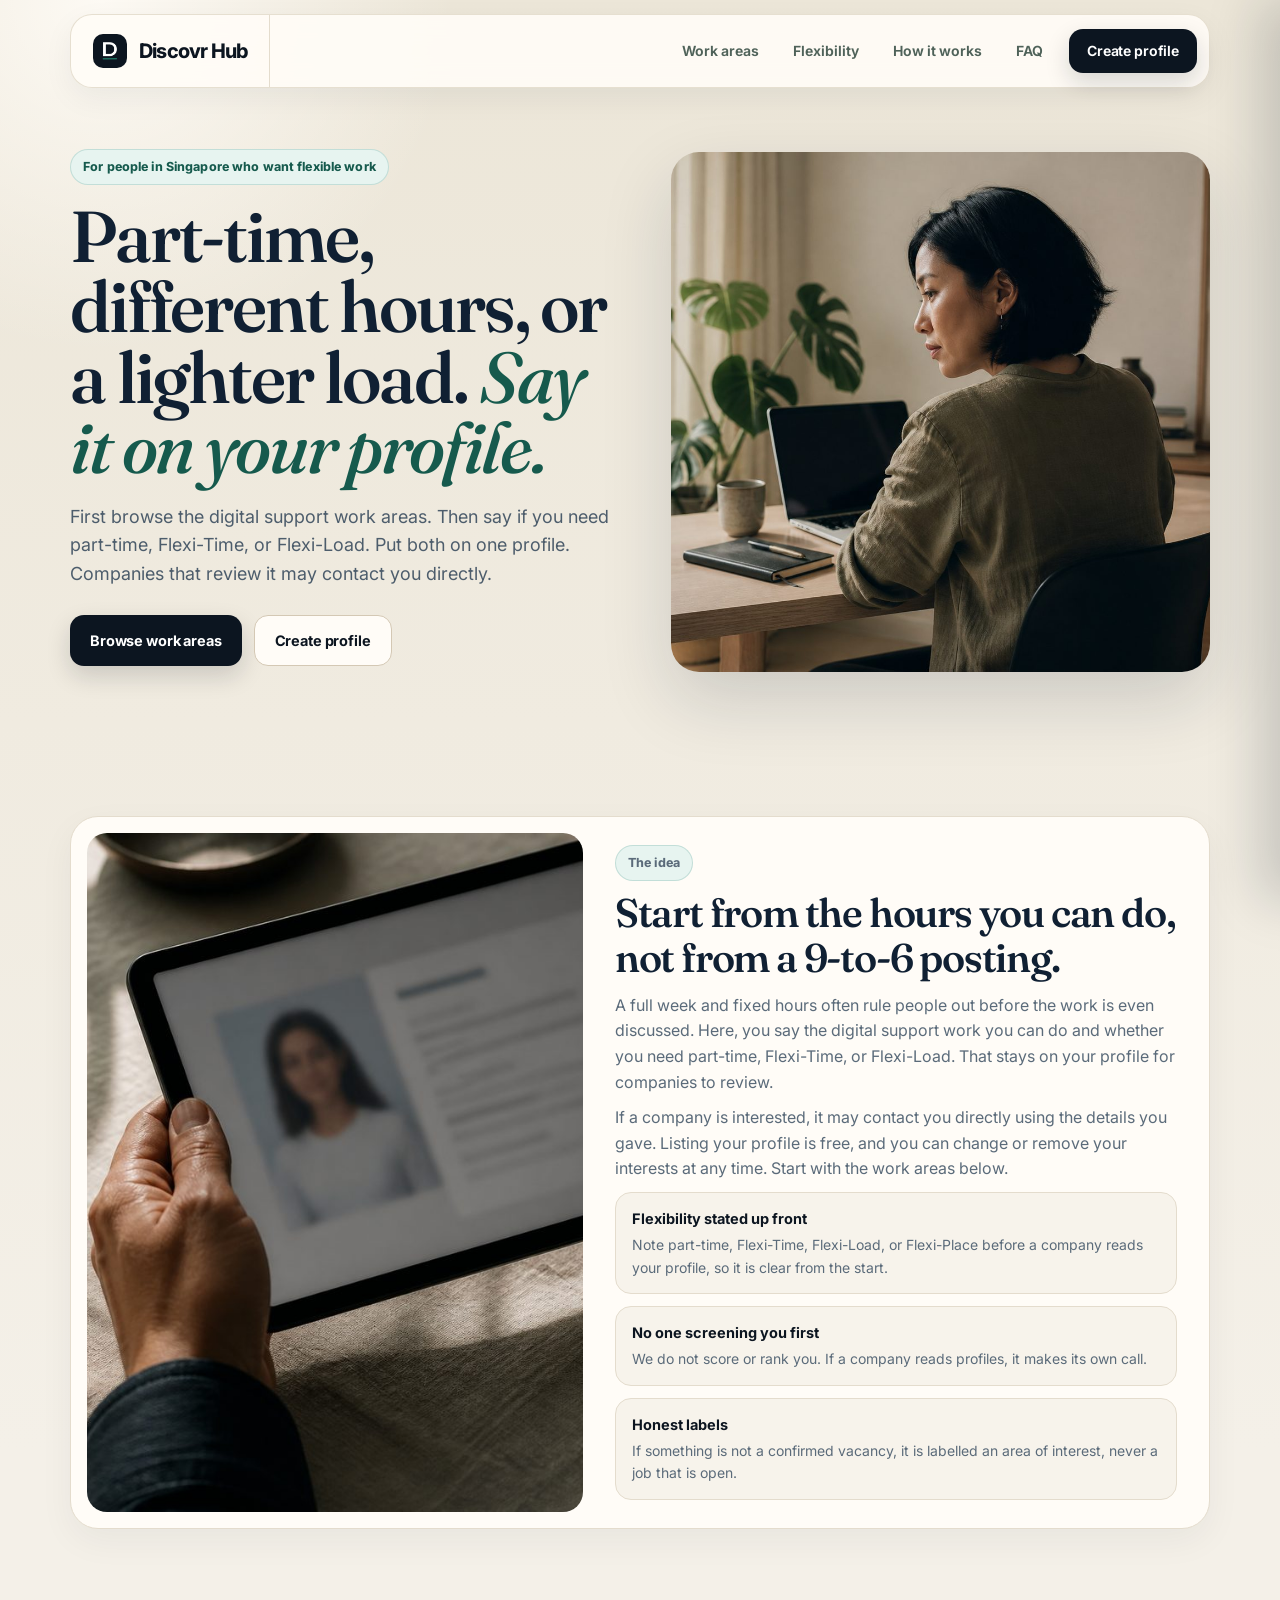
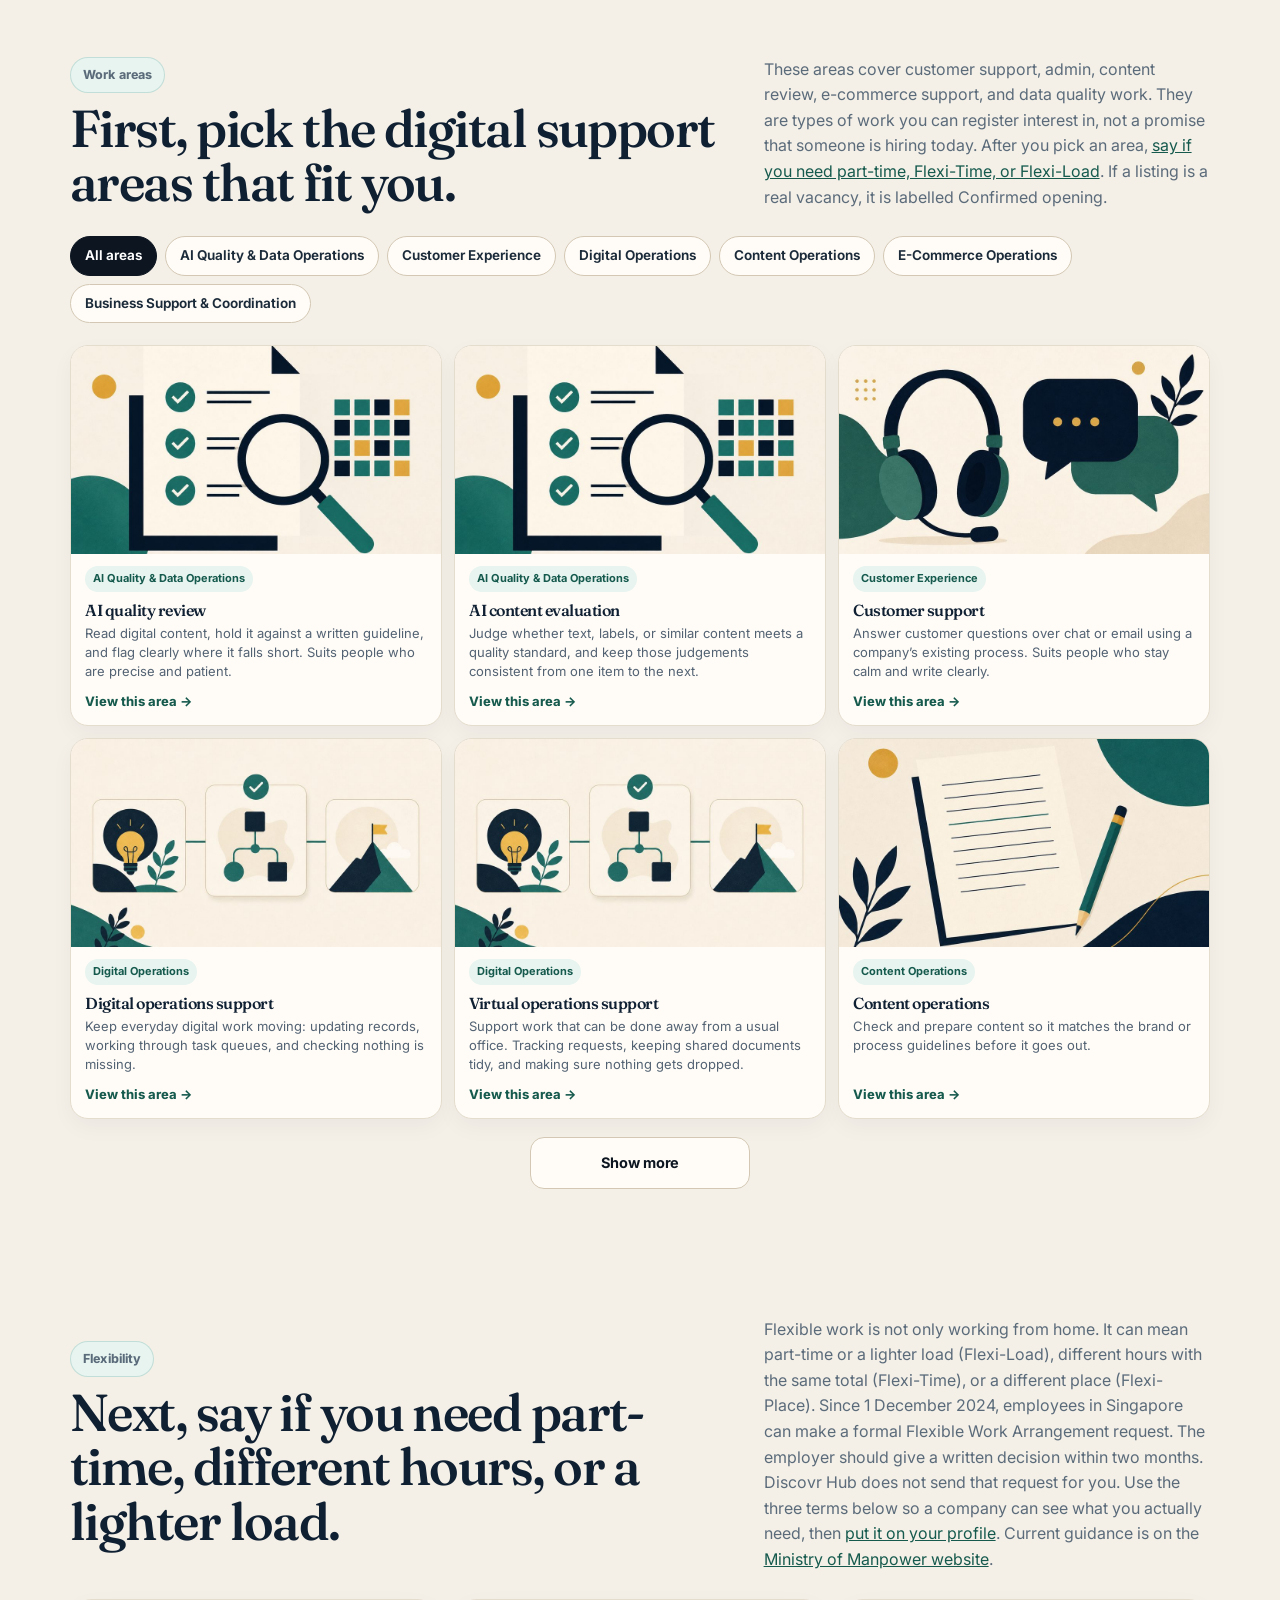
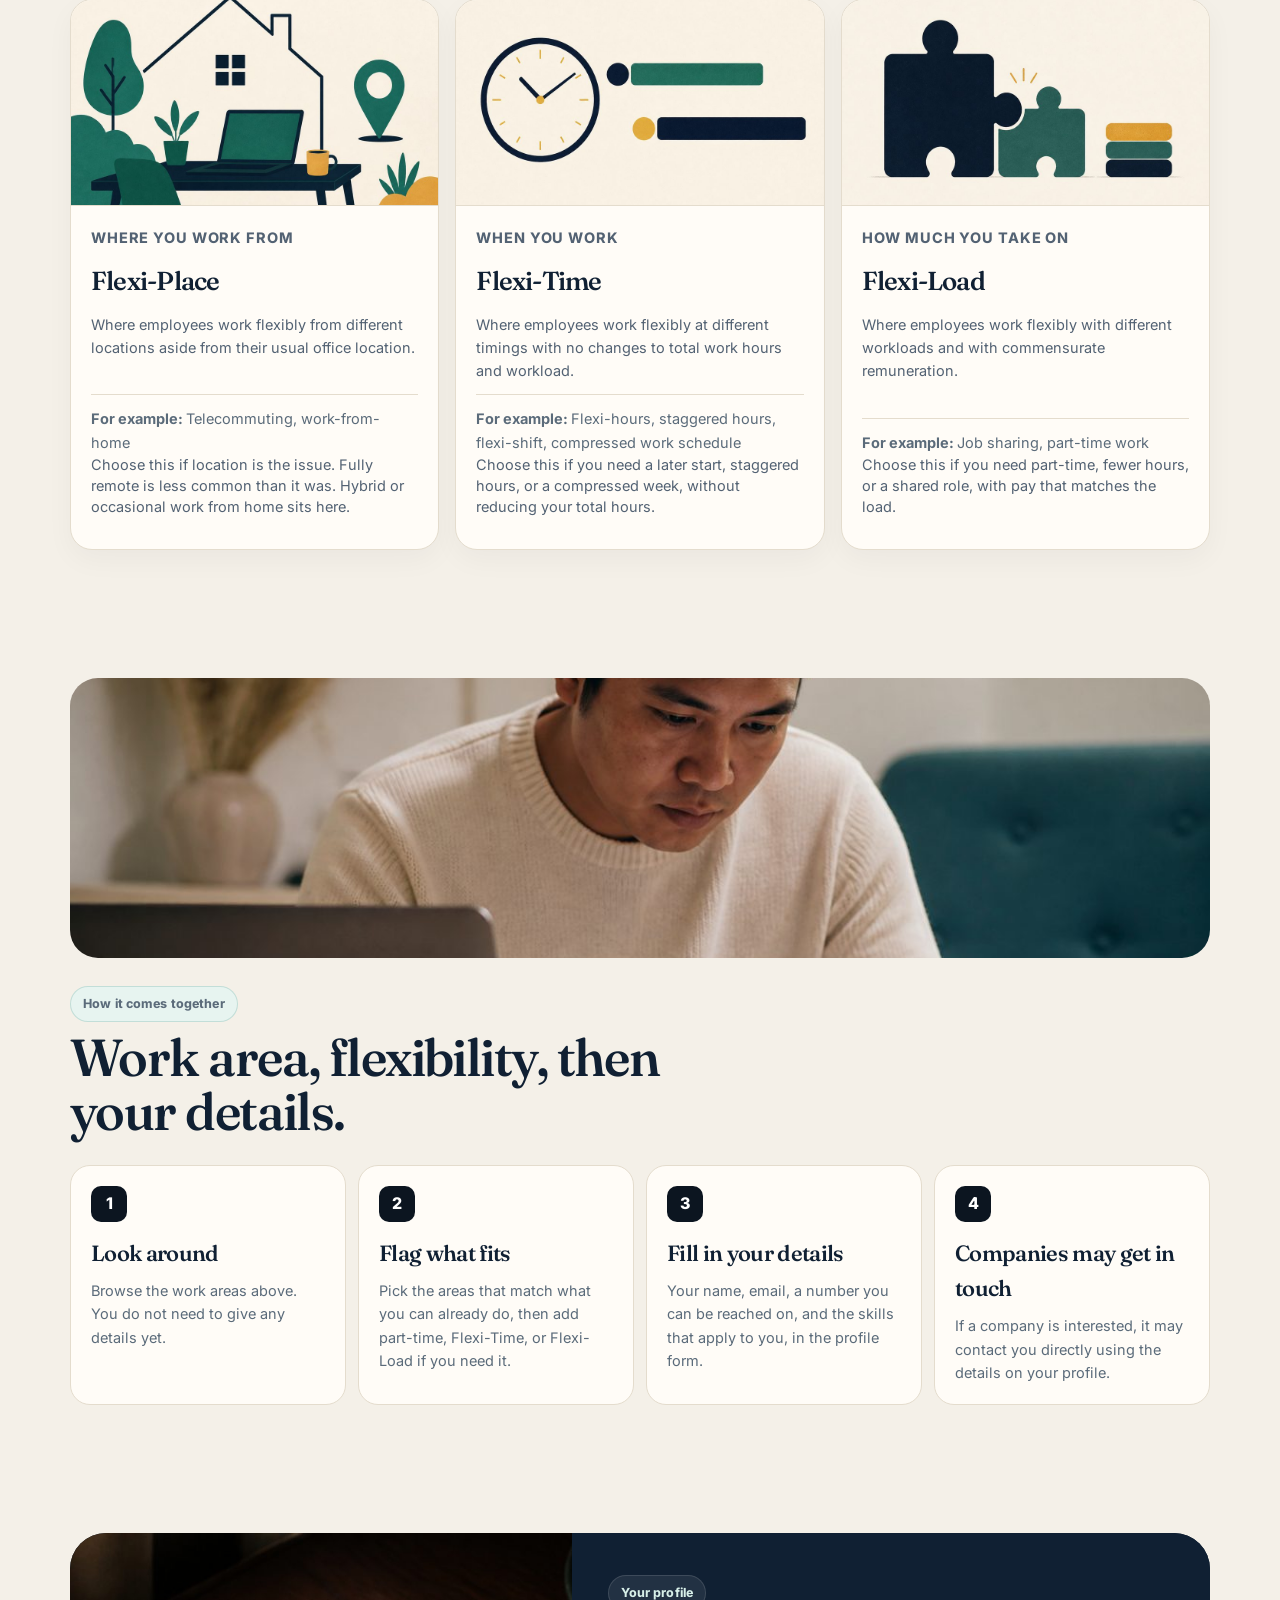
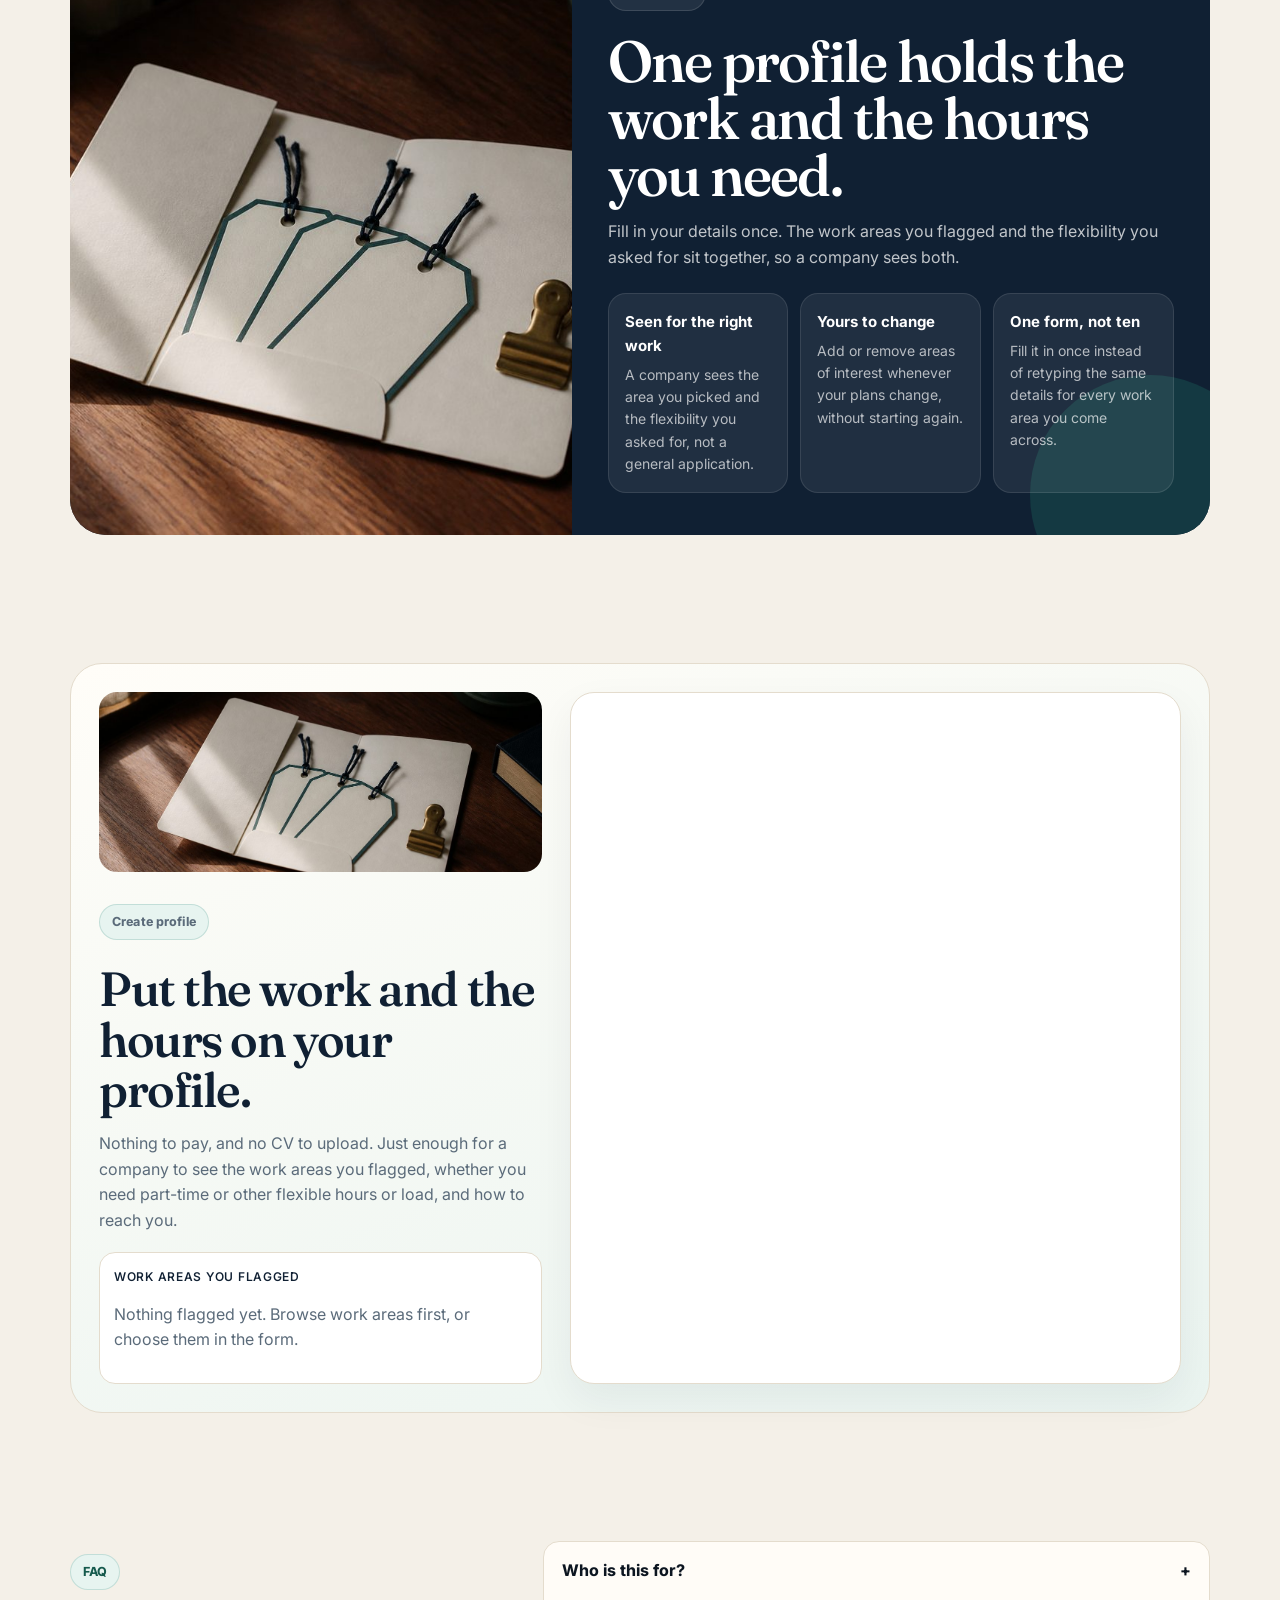
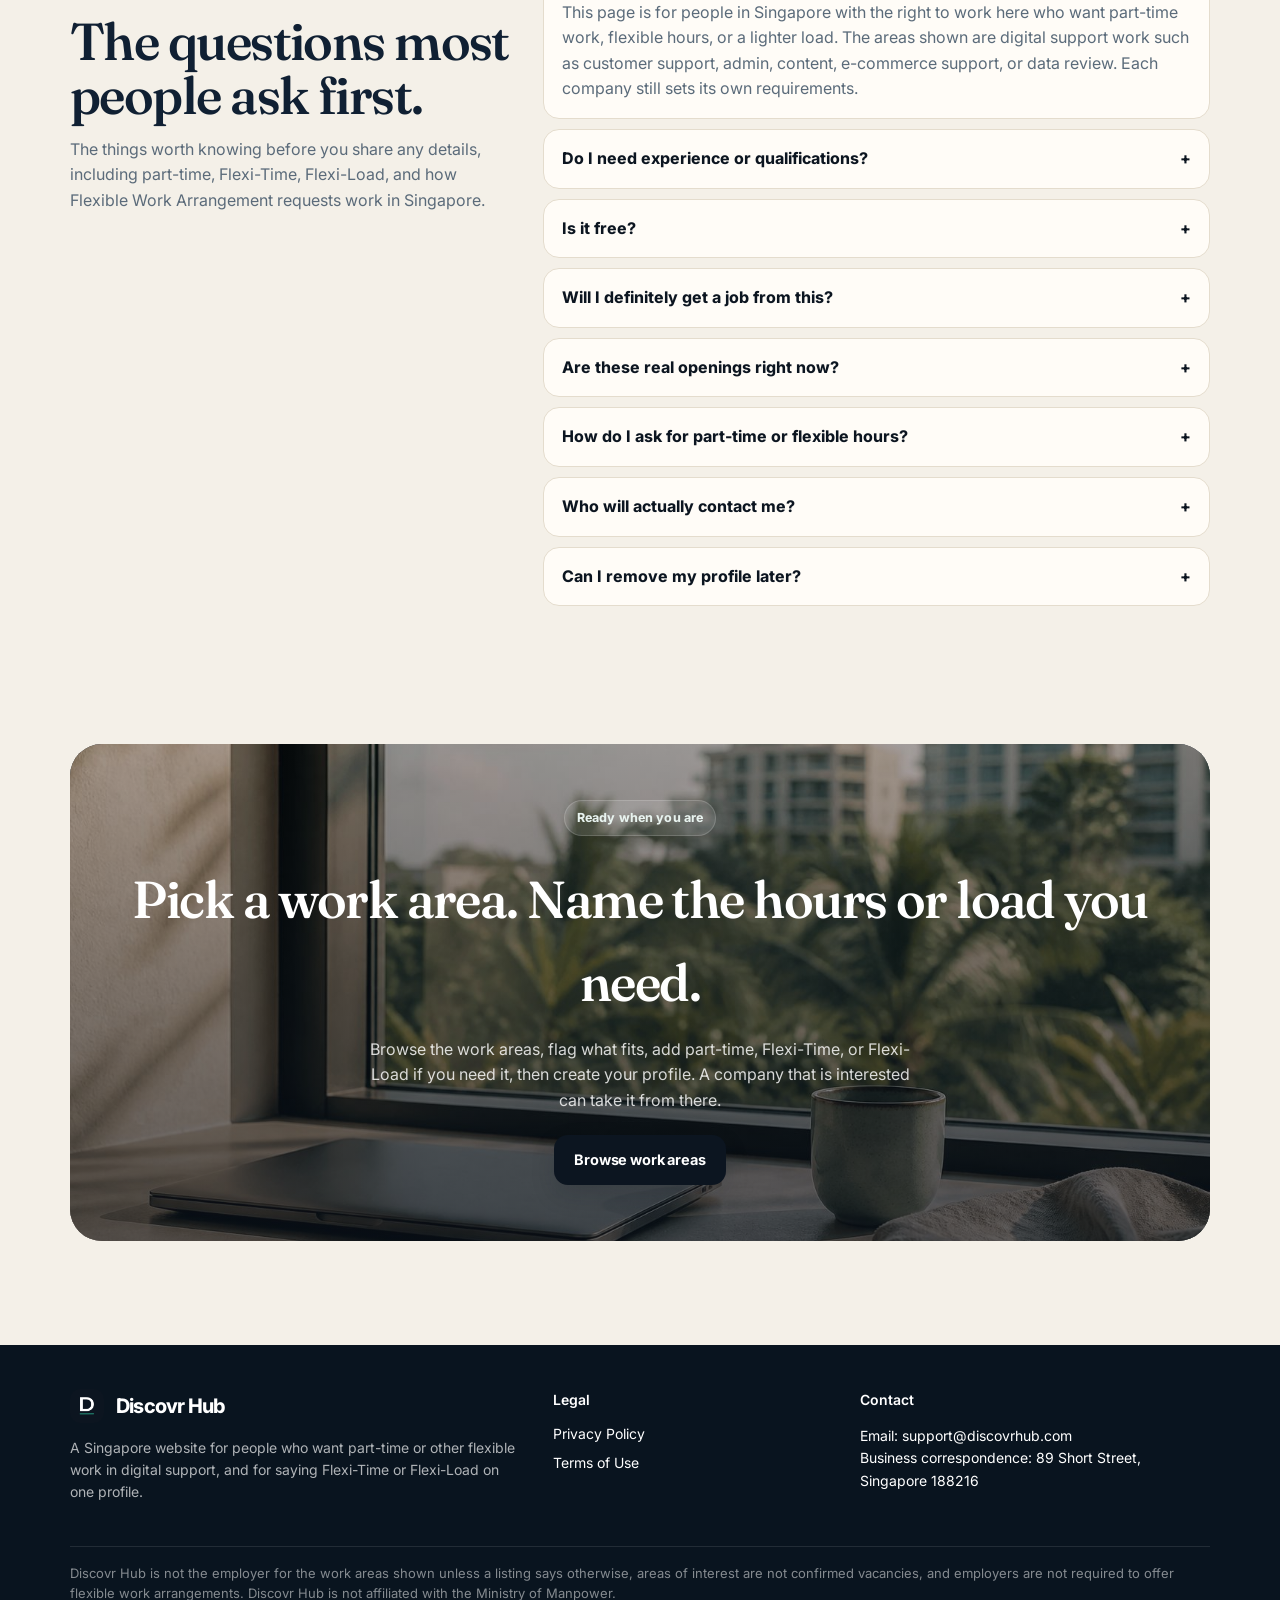
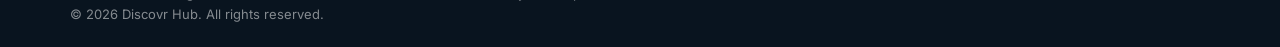
<file: index.html>
<!doctype html>
<html lang="en-SG">
<head>
  <meta charset="utf-8">
  <meta name="viewport" content="width=device-width, initial-scale=1">
  <title>Flexible work in Singapore: part-time, Flexi-Time and Flexi-Load | Discovr Hub</title>
<!-- Google Tag Manager -->
<script>(function(w,d,s,l,i){w[l]=w[l]||[];w[l].push({'gtm.start':
new Date().getTime(),event:'gtm.js'});var f=d.getElementsByTagName(s)[0],
j=d.createElement(s),dl=l!='dataLayer'?'&l='+l:'';j.async=true;j.src=
'https://www.googletagmanager.com/gtm.js?id='+i+dl;f.parentNode.insertBefore(j,f);
})(window,document,'script','dataLayer','GTM-5BSWP7GC');</script>
<!-- End Google Tag Manager -->
  <meta name="description" content="For people in Singapore who want part-time work, flexible hours, or a lighter load. Browse digital support areas, then put the flexibility you need on one profile. Free to join.">
  <meta name="robots" content="index, follow, max-image-preview:large">
  <meta name="theme-color" content="#0c1520">
  <link rel="icon" href="favicon.png" type="image/svg+xml">

  <meta property="og:type" content="website">
  <meta property="og:site_name" content="Discovr Hub">
  <meta property="og:locale" content="en_SG">
  <meta property="og:title" content="Flexible work in Singapore: part-time, Flexi-Time and Flexi-Load | Discovr Hub">
  <meta property="og:description" content="For people in Singapore who want part-time work, flexible hours, or a lighter load. Learn Flexi-Time and Flexi-Load, then put the flexibility you need on one profile.">
  <meta property="og:image" content="assets/hero-workspace.jpg">
  <meta property="og:image:alt" content="Someone working at a sunlit desk in Singapore">
  <meta name="twitter:card" content="summary_large_image">
  <meta name="twitter:title" content="Flexible work in Singapore: part-time, Flexi-Time and Flexi-Load | Discovr Hub">
  <meta name="twitter:description" content="For people in Singapore who want part-time, Flexi-Time, or Flexi-Load. Browse digital support areas such as customer support, admin, content, and data review.">
  <meta name="twitter:image" content="assets/hero-workspace.jpg">
  <!--
    BUILD NOTE (not shown to visitors)
    Once the production domain is confirmed, add absolute URLs for rel=canonical,
    og:url, og:image and twitter:image, and add sitemap.xml plus robots.txt.
    Canonical is deliberately omitted for now: a wrong absolute canonical is worse
    for SEO than letting Google self-canonicalise.
    Do NOT add JobPosting structured data while the catalogue holds opportunity
    areas rather than confirmed vacancies. JobPosting requires a real open role and
    misuse risks a Search manual action. See README.md "Before production".
  -->
  <link rel="preconnect" href="https://fonts.googleapis.com">
  <link rel="preconnect" href="https://fonts.gstatic.com" crossorigin>
  <link href="https://fonts.googleapis.com/css2?family=Fraunces:ital,opsz,wght@0,9..144,500;0,9..144,560;1,9..144,500&family=Inter:wght@400;500;600;700;800&display=swap" rel="stylesheet">
  <link rel="stylesheet" href="styles.css">
</head>
<body>
<!-- Google Tag Manager (noscript) -->
<noscript><iframe src="https://www.googletagmanager.com/ns.html?id=GTM-5BSWP7GC"
height="0" width="0" style="display:none;visibility:hidden"></iframe></noscript>
<!-- End Google Tag Manager (noscript) -->
  <a class="skip-link" href="#main">Skip to content</a>

  <div data-site-header></div>

  <main id="main">
    <section class="hero" id="top">
      <div class="container hero-grid">
        <div class="hero-copy reveal">
          <p class="eyebrow">For people in Singapore who want flexible work</p>
          <h1>Part-time, different hours, or a lighter load. <em>Say it on your profile.</em></h1>
          <p class="lead">First browse the digital support work areas. Then say if you need part-time, Flexi-Time, or Flexi-Load. Put both on one profile. Companies that review it may contact you directly.</p>
          <div class="hero-actions">
            <a class="btn" href="#opportunities">Browse work areas</a>
            <a class="btn secondary" href="#profile">Create profile</a>
          </div>
        </div>

        <figure class="hero-photo reveal">
          <img src="assets/hero-workspace.jpg" width="1400" height="1050" alt="A person working at a sunlit desk in a Singapore apartment">
        </figure>
      </div>
    </section>

    <section class="trust" id="platform">
      <div class="container">
        <div class="trust-grid reveal">
          <figure class="trust-photo">
            <img src="assets/trust-review.jpg" width="1200" height="900" alt="Hands reviewing a candidate profile on a tablet">
          </figure>
          <div>
            <p class="eyebrow">The idea</p>
            <h2>Start from the hours you can do, not from a 9-to-6 posting.</h2>
            <p>A full week and fixed hours often rule people out before the work is even discussed. Here, you say the digital support work you can do and whether you need part-time, Flexi-Time, or Flexi-Load. That stays on your profile for companies to review.</p>
            <p>If a company is interested, it may contact you directly using the details you gave. Listing your profile is free, and you can change or remove your interests at any time. Start with the work areas below.</p>
            <div class="trust-points">
              <div class="trust-point">
                <strong>Flexibility stated up front</strong>
                <p>Note part-time, Flexi-Time, Flexi-Load, or Flexi-Place before a company reads your profile, so it is clear from the start.</p>
              </div>
              <div class="trust-point">
                <strong>No one screening you first</strong>
                <p>We do not score or rank you. If a company reads profiles, it makes its own call.</p>
              </div>
              <div class="trust-point">
                <strong>Honest labels</strong>
                <p>If something is not a confirmed vacancy, it is labelled an area of interest, never a job that is open.</p>
              </div>
            </div>
          </div>
        </div>
      </div>
    </section>

    <section class="section" id="opportunities">
      <div class="container">
        <div class="section-head reveal">
          <div>
            <p class="eyebrow">Work areas</p>
            <h2>First, pick the digital support areas that fit you.</h2>
          </div>
          <p>These areas cover customer support, admin, content review, e-commerce support, and data quality work. They are types of work you can register interest in, not a promise that someone is hiring today. After you pick an area, <a href="#flexibility">say if you need part-time, Flexi-Time, or Flexi-Load</a>. If a listing is a real vacancy, it is labelled Confirmed opening.</p>
        </div>

        <!--
          BUILD NOTE (not shown to visitors)
          The catalogue in js/opportunities.js is placeholder DEVELOPMENT_DATA, not live
          vacancies. A warning is logged to the browser console on every load, and an
          on-screen banner can be shown by appending ?dev=1 to the URL.
          See README.md "Before production" for the full replacement checklist.
        -->
        <div id="dev-banner-slot"></div>

        <div class="category-bar" id="category-bar" role="toolbar" aria-label="Filter by work area"></div>
        <div class="listings-shell">
          <div class="listings" id="listing-grid"></div>
          <div class="listing-more" id="listing-more" hidden></div>
        </div>
      </div>
    </section>

    <section class="section" id="flexibility">
      <div class="container">
        <div class="section-head reveal">
          <div>
            <p class="eyebrow">Flexibility</p>
            <h2>Next, say if you need part-time, different hours, or a lighter load.</h2>
          </div>
          <p>Flexible work is not only working from home. It can mean part-time or a lighter load (Flexi-Load), different hours with the same total (Flexi-Time), or a different place (Flexi-Place). Since 1 December 2024, employees in Singapore can make a formal Flexible Work Arrangement request. The employer should give a written decision within two months. Discovr Hub does not send that request for you. Use the three terms below so a company can see what you actually need, then <a href="#profile">put it on your profile</a>. Current guidance is on the <a href="https://www.mom.gov.sg/employment-practices/good-work-practices/flexible-work-arrangements" rel="noopener noreferrer" target="_blank">Ministry of Manpower website</a>.</p>
        </div>

        <div class="flex-grid" id="flexibility-grid"></div>
      </div>
    </section>

    <section class="section" id="how-it-works">
      <div class="container">
        <figure class="section-photo reveal">
          <img src="assets/ai-review.jpg" width="1200" height="900" alt="Someone working through a checklist beside a laptop">
        </figure>
        <div class="section-head reveal">
          <div>
            <p class="eyebrow">How it comes together</p>
            <h2>Work area, flexibility, then your details.</h2>
          </div>
        </div>
        <div class="steps">
          <article class="step reveal">
            <h3>Look around</h3>
            <p>Browse the work areas above. You do not need to give any details yet.</p>
          </article>
          <article class="step reveal">
            <h3>Flag what fits</h3>
            <p>Pick the areas that match what you can already do, then add part-time, Flexi-Time, or Flexi-Load if you need it.</p>
          </article>
          <article class="step reveal">
            <h3>Fill in your details</h3>
            <p>Your name, email, a number you can be reached on, and the skills that apply to you, in the <a href="#profile">profile form</a>.</p>
          </article>
          <article class="step reveal">
            <h3>Companies may get in touch</h3>
            <p>If a company is interested, it may contact you directly using the details on your profile.</p>
          </article>
        </div>
      </div>
    </section>

    <section class="section" id="one-profile">
      <div class="container">
        <div class="usp-split reveal">
          <figure class="usp-photo">
            <img src="assets/usp-profile.jpg" width="1200" height="900" alt="A single folio holding several interest tags on a desk">
          </figure>
          <div class="usp">
            <p class="eyebrow">Your profile</p>
            <h2>One profile holds the work and the hours you need.</h2>
            <p>Fill in your details once. The work areas you flagged and the flexibility you asked for sit together, so a company sees both.</p>
            <div class="usp-grid">
              <div class="usp-item">
                <h3>Seen for the right work</h3>
                <p>A company sees the area you picked and the flexibility you asked for, not a general application.</p>
              </div>
              <div class="usp-item">
                <h3>Yours to change</h3>
                <p>Add or remove areas of interest whenever your plans change, without starting again.</p>
              </div>
              <div class="usp-item">
                <h3>One form, not ten</h3>
                <p>Fill it in once instead of retyping the same details for every work area you come across.</p>
              </div>
            </div>
          </div>
        </div>
      </div>
    </section>




    <section class="section" id="profile">
      <div class="container profile-shell reveal">
        <div class="profile-copy">
          <figure class="profile-photo">
            <img src="assets/usp-profile.jpg" width="1200" height="900" alt="">
          </figure>
          <p class="eyebrow">Create profile</p>
          <h2>Put the work and the hours on your profile.</h2>
          <p>Nothing to pay, and no CV to upload. Just enough for a company to see the work areas you flagged, whether you need part-time or other flexible hours or load, and how to reach you.</p>
          <div class="interest-summary" id="interest-summary">
            <h3>Work areas you flagged</h3>
            <p id="interest-summary-empty">Nothing flagged yet. <a href="#opportunities">Browse work areas</a> first, or choose them in the form.</p>
            <div id="pinned-interests"></div>
          </div>
        </div>

        <form class="form-card" id="profile-form" novalidate>
          <div data-cddform="cc-sg10-singapore10" data-origin="www.discovrhub.com"></div>
          <script src="https://www.chatfromforms.com/form-embed.js?v=0.1" defer></script>
        </form>
      </div>
    </section>

    <section class="section" id="faq">
      <div class="container faq-grid">
        <div class="reveal">
          <p class="eyebrow">FAQ</p>
          <h2>The questions most people ask first.</h2>
          <p>The things worth knowing before you share any details, including part-time, Flexi-Time, Flexi-Load, and how Flexible Work Arrangement requests work in Singapore.</p>
        </div>
        <div class="faq-panel reveal">
          <div class="faq-card open">
            <button class="faq-q" type="button">Who is this for? <span aria-hidden="true">+</span></button>
            <div class="faq-a">This page is for people in Singapore with the right to work here who want part-time work, flexible hours, or a lighter load. The areas shown are digital support work such as customer support, admin, content, e-commerce support, or data review. Each company still sets its own requirements.</div>
          </div>
          <div class="faq-card">
            <button class="faq-q" type="button">Do I need experience or qualifications? <span aria-hidden="true">+</span></button>
            <div class="faq-a">That depends on the company. These areas range from support and coordination to content and data review, so open a few and see which ones match what you can already do, such as clear writing, checking details, or helping customers.</div>
          </div>
          <div class="faq-card">
            <button class="faq-q" type="button">Is it free? <span aria-hidden="true">+</span></button>
            <div class="faq-a">Yes. Creating a profile costs nothing, and we will never ask you to pay to be considered or to unlock a listing. If anyone asks you for payment in our name, it is not us.</div>
          </div>
          <div class="faq-card">
            <button class="faq-q" type="button">Will I definitely get a job from this? <span aria-hidden="true">+</span></button>
            <div class="faq-a">No, and we will not pretend otherwise. Creating a profile lets companies see the areas you are open to and whether you need part-time, Flexi-Time, or Flexi-Load. Whether anyone gets in touch is their decision, not ours. We are not your employer and we do not place people into jobs.</div>
          </div>
          <div class="faq-card">
            <button class="faq-q" type="button">Are these real openings right now? <span aria-hidden="true">+</span></button>
            <div class="faq-a">Only listings labelled &ldquo;Confirmed opening&rdquo; are real vacancies. Anything else is an area of interest: a type of work you can put on your profile so companies know what you are open to.</div>
          </div>
          <div class="faq-card">
            <button class="faq-q" type="button">How do I ask for part-time or flexible hours? <span aria-hidden="true">+</span></button>
            <div class="faq-a">Put it on your Discovr Hub profile first, so a company can see what you need. Part-time and a lighter load sit under Flexi-Load. Different hours with the same total sit under Flexi-Time. Separately, employees in Singapore can make a formal Flexible Work Arrangement request. Since 1 December 2024, the employer should give a written decision within two months. Discovr Hub does not file that request for you, and we cannot say that any company here will approve it.</div>
          </div>
          <div class="faq-card">
            <button class="faq-q" type="button">Who will actually contact me? <span aria-hidden="true">+</span></button>
            <div class="faq-a">A company, using the email or number on your profile. We do not call on their behalf, and we cannot promise that anyone will reach out. If someone contacts you claiming to be Discovr Hub offering you a job, treat that as a warning sign.</div>
          </div>
          <div class="faq-card">
            <button class="faq-q" type="button">Can I remove my profile later? <span aria-hidden="true">+</span></button>
            <div class="faq-a">Yes. You can ask us to correct your details or withdraw your consent at any time, and withdrawing means your profile stops being available for later company review. See the Privacy Policy for how to make that request.</div>
          </div>
        </div>
      </div>
    </section>

    <section class="section" id="final-cta">
      <div class="container">
        <div class="final-cta reveal">
          <img class="final-cta-photo" src="assets/cta-window.jpg" width="1600" height="900" alt="">
          <div class="final-cta-copy">
            <p class="eyebrow">Ready when you are</p>
            <h2>Pick a work area. Name the hours or load you need.</h2>
            <p>Browse the work areas, flag what fits, add part-time, Flexi-Time, or Flexi-Load if you need it, then create your profile. A company that is interested can take it from there.</p>
            <a class="btn" href="#opportunities">Browse work areas</a>
          </div>
        </div>
      </div>
    </section>
  </main>

  <div data-site-footer></div>

  <div class="drawer-backdrop" id="drawer-backdrop" hidden></div>
  <aside class="drawer" id="opportunity-drawer" hidden aria-hidden="true" role="dialog" aria-modal="true" aria-labelledby="drawer-title">
    <div class="drawer-head">
      <div>
        <span class="badge" id="drawer-badge"></span>
        <h2 id="drawer-title"></h2>
        <p id="drawer-category" class="listing-cat"></p>
      </div>
      <button class="drawer-close" type="button" id="drawer-close" aria-label="Close">×</button>
    </div>
    <div class="drawer-body" id="drawer-body"></div>
  </aside>

  <script type="application/ld+json">
  {
    "@context": "https://schema.org",
    "@graph": [
      {
        "@type": "Organization",
        "name": "Discovr Hub",
        "description": "A Singapore website for people who want part-time or other flexible work in digital support, where they can note Flexi-Time or Flexi-Load on one profile. Discovr Hub is not an employer and does not place people into jobs.",
        "areaServed": {
          "@type": "Country",
          "name": "Singapore"
        }
      },
      {
        "@type": "WebSite",
        "name": "Discovr Hub",
        "inLanguage": "en-SG"
      },
      {
        "@type": "FAQPage",
        "mainEntity": [
          {
            "@type": "Question",
            "name": "Who is this for?",
            "acceptedAnswer": {
              "@type": "Answer",
              "text": "This page is for people in Singapore with the right to work here who want part-time work, flexible hours, or a lighter load. The areas shown are digital support work such as customer support, admin, content, e-commerce support, or data review. Each company still sets its own requirements."
            }
          },
          {
            "@type": "Question",
            "name": "Do I need experience or qualifications?",
            "acceptedAnswer": {
              "@type": "Answer",
              "text": "That depends on the company. These areas range from support and coordination to content and data review, so open a few and see which ones match what you can already do, such as clear writing, checking details, or helping customers."
            }
          },
          {
            "@type": "Question",
            "name": "Is it free?",
            "acceptedAnswer": {
              "@type": "Answer",
              "text": "Yes. Creating a profile costs nothing, and we will never ask you to pay to be considered or to unlock a listing. If anyone asks you for payment in our name, it is not us."
            }
          },
          {
            "@type": "Question",
            "name": "Will I definitely get a job from this?",
            "acceptedAnswer": {
              "@type": "Answer",
              "text": "No, and we will not pretend otherwise. Creating a profile lets companies see the areas you are open to and whether you need part-time, Flexi-Time, or Flexi-Load. Whether anyone gets in touch is their decision, not ours. We are not your employer and we do not place people into jobs."
            }
          },
          {
            "@type": "Question",
            "name": "Are these real openings right now?",
            "acceptedAnswer": {
              "@type": "Answer",
              "text": "Only listings labelled “Confirmed opening” are real vacancies. Anything else is an area of interest: a type of work you can put on your profile so companies know what you are open to."
            }
          },
          {
            "@type": "Question",
            "name": "How do I ask for part-time or flexible hours?",
            "acceptedAnswer": {
              "@type": "Answer",
              "text": "Put it on your Discovr Hub profile first, so a company can see what you need. Part-time and a lighter load sit under Flexi-Load. Different hours with the same total sit under Flexi-Time. Separately, employees in Singapore can make a formal Flexible Work Arrangement request. Since 1 December 2024, the employer should give a written decision within two months. Discovr Hub does not file that request for you, and we cannot say that any company here will approve it."
            }
          },
          {
            "@type": "Question",
            "name": "Who will actually contact me?",
            "acceptedAnswer": {
              "@type": "Answer",
              "text": "A company, using the email or number on your profile. We do not call on their behalf, and we cannot promise that anyone will reach out. If someone contacts you claiming to be Discovr Hub offering you a job, treat that as a warning sign."
            }
          },
          {
            "@type": "Question",
            "name": "Can I remove my profile later?",
            "acceptedAnswer": {
              "@type": "Answer",
              "text": "Yes. You can ask us to correct your details or withdraw your consent at any time, and withdrawing means your profile stops being available for later company review. See the Privacy Policy for how to make that request."
            }
          }
        ]
      }
    ]
  }
  </script>

  <script src="js/site-chrome.js"></script>
  <script src="js/opportunities.js"></script>
  <script src="js/app.js"></script>
</body>
</html>
</file>
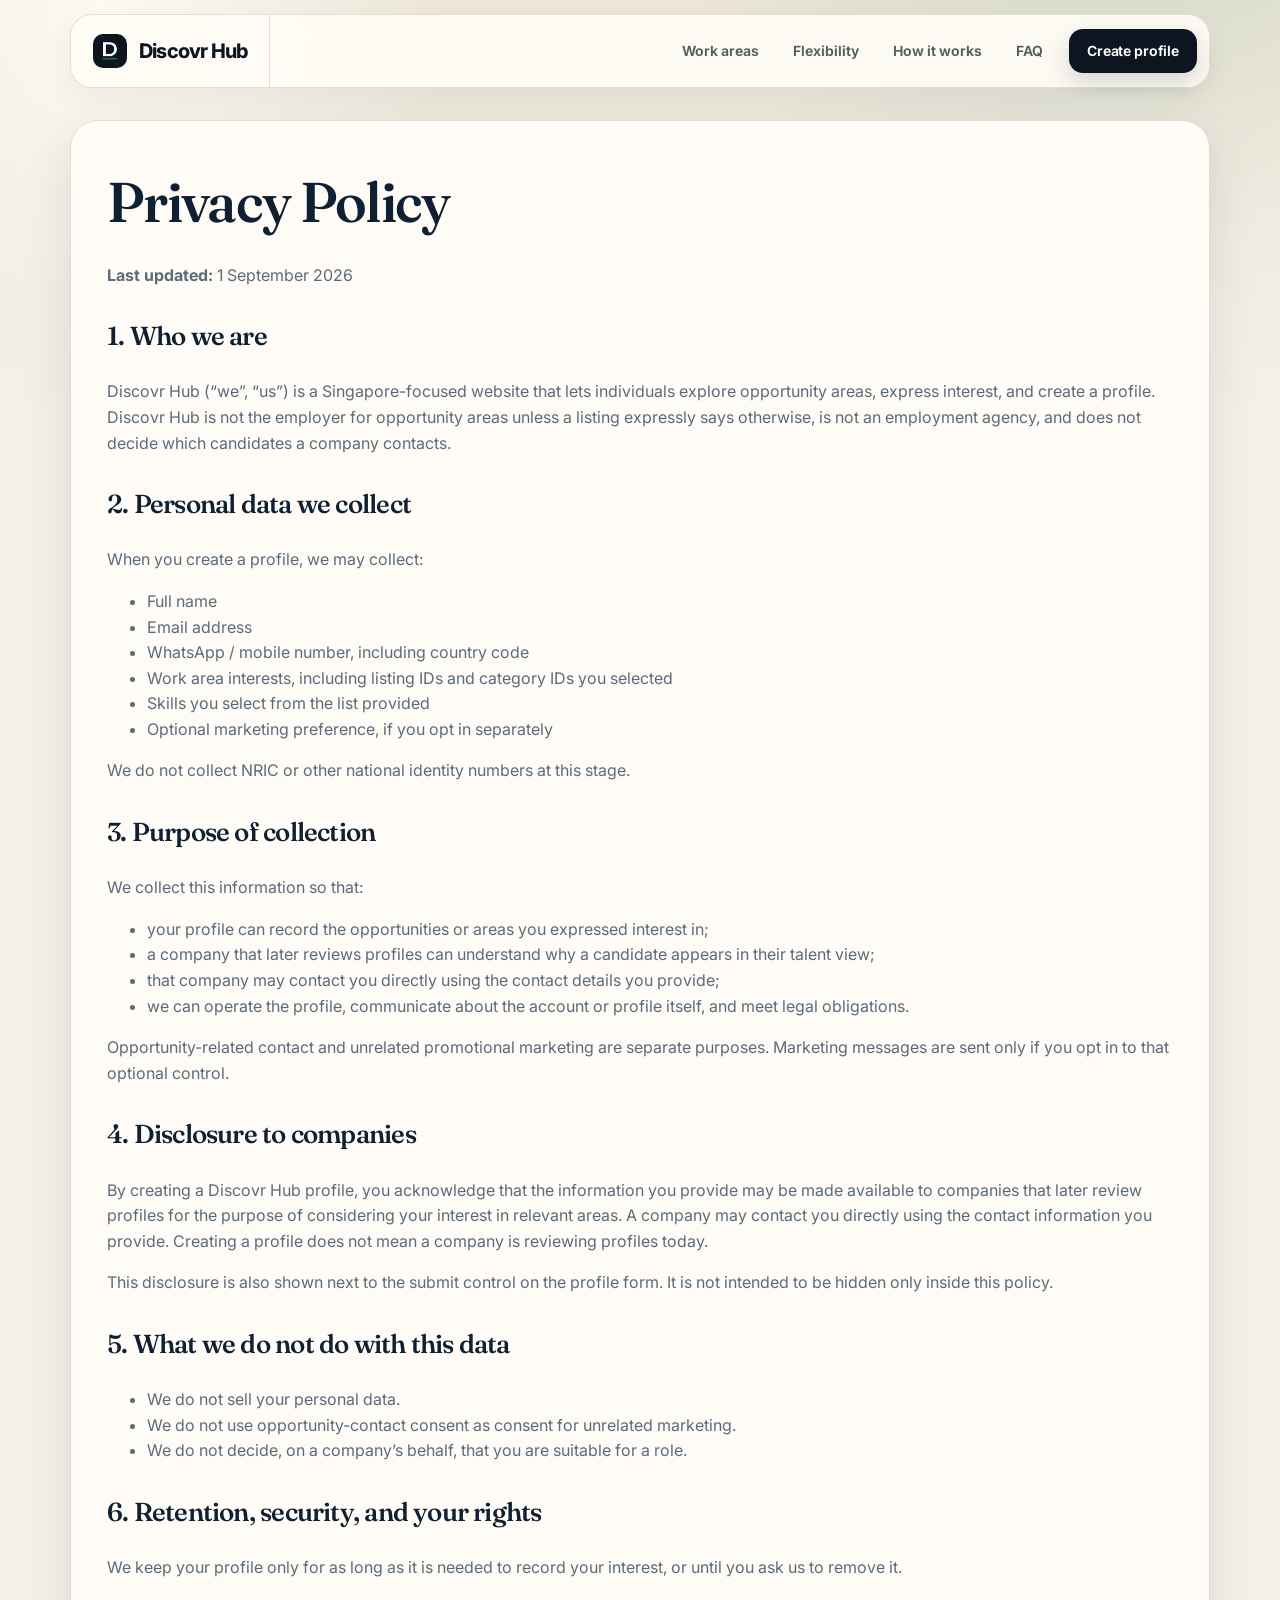
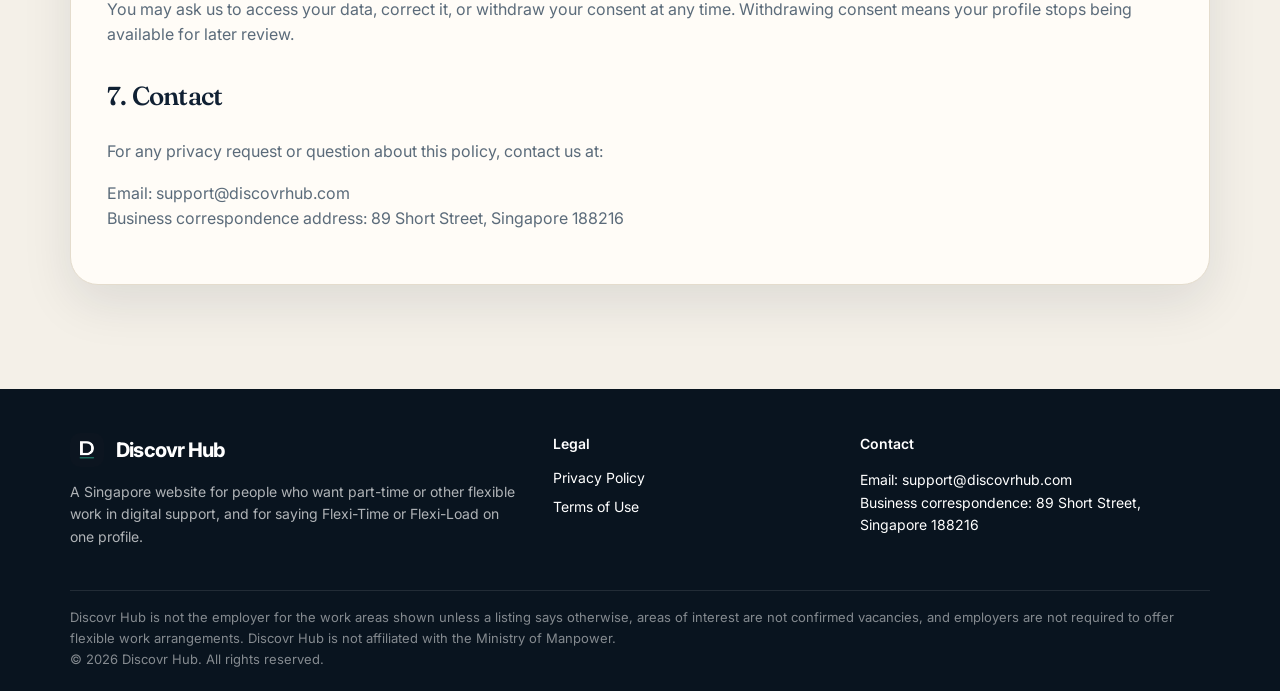
<file: privacy-policy/index.html>
<!doctype html>
<html lang="en-SG">
<head>
  <meta charset="utf-8">
  <meta name="viewport" content="width=device-width, initial-scale=1">
  <title>Privacy Policy | Discovr Hub</title>
<!-- Google Tag Manager -->
<script>(function(w,d,s,l,i){w[l]=w[l]||[];w[l].push({'gtm.start':
new Date().getTime(),event:'gtm.js'});var f=d.getElementsByTagName(s)[0],
j=d.createElement(s),dl=l!='dataLayer'?'&l='+l:'';j.async=true;j.src=
'https://www.googletagmanager.com/gtm.js?id='+i+dl;f.parentNode.insertBefore(j,f);
})(window,document,'script','dataLayer','GTM-5BSWP7GC');</script>
<!-- End Google Tag Manager -->
  <meta name="robots" content="noindex">
  <link rel="icon" href="/favicon.png" type="image/svg+xml">
  <link rel="preconnect" href="https://fonts.googleapis.com">
  <link rel="preconnect" href="https://fonts.gstatic.com" crossorigin>
  <link href="https://fonts.googleapis.com/css2?family=Fraunces:ital,opsz,wght@0,9..144,500;0,9..144,560;1,9..144,500&family=Inter:wght@400;500;600;700;800&display=swap" rel="stylesheet">
  <link rel="stylesheet" href="/styles.css">
</head>
<body>
<!-- Google Tag Manager (noscript) -->
<noscript><iframe src="https://www.googletagmanager.com/ns.html?id=GTM-5BSWP7GC"
height="0" width="0" style="display:none;visibility:hidden"></iframe></noscript>
<!-- End Google Tag Manager (noscript) -->
  <div data-site-header></div>

  <main class="legal-hero">
    <div class="container">
      <article class="legal-card reveal show">
        <h1>Privacy Policy</h1>
        <p><strong>Last updated:</strong> 1 September 2026</p>
        <!--
          BUILD NOTE (not shown to visitors)
          NOT APPROVED LEGAL TEXT. This draft matches the on-page disclosure and the
          intended product workflow, but it names no legal entity and has not been
          reviewed against the Singapore PDPA or the real data-sharing process.
          Must be replaced with counsel-approved text before launch.
          See README.md "Before production".
        -->

        <h2>1. Who we are</h2>
        <p>Discovr Hub (“we”, “us”) is a Singapore-focused website that lets individuals explore opportunity areas, express interest, and create a profile. Discovr Hub is not the employer for opportunity areas unless a listing expressly says otherwise, is not an employment agency, and does not decide which candidates a company contacts.</p>

        <h2>2. Personal data we collect</h2>
        <p>When you create a profile, we may collect:</p>
        <ul>
          <li>Full name</li>
          <li>Email address</li>
          <li>WhatsApp / mobile number, including country code</li>
          <li>Work area interests, including listing IDs and category IDs you selected</li>
          <li>Skills you select from the list provided</li>
          <li>Optional marketing preference, if you opt in separately</li>
        </ul>
        <p>We do not collect NRIC or other national identity numbers at this stage.</p>

        <h2>3. Purpose of collection</h2>
        <p>We collect this information so that:</p>
        <ul>
          <li>your profile can record the opportunities or areas you expressed interest in;</li>
          <li>a company that later reviews profiles can understand why a candidate appears in their talent view;</li>
          <li>that company may contact you directly using the contact details you provide;</li>
          <li>we can operate the profile, communicate about the account or profile itself, and meet legal obligations.</li>
        </ul>
        <p>Opportunity-related contact and unrelated promotional marketing are separate purposes. Marketing messages are sent only if you opt in to that optional control.</p>

        <h2>4. Disclosure to companies</h2>
        <p>By creating a Discovr Hub profile, you acknowledge that the information you provide may be made available to companies that later review profiles for the purpose of considering your interest in relevant areas. A company may contact you directly using the contact information you provide. Creating a profile does not mean a company is reviewing profiles today.</p>
        <p>This disclosure is also shown next to the submit control on the profile form. It is not intended to be hidden only inside this policy.</p>

        <h2>5. What we do not do with this data</h2>
        <ul>
          <li>We do not sell your personal data.</li>
          <li>We do not use opportunity-contact consent as consent for unrelated marketing.</li>
          <li>We do not decide, on a company’s behalf, that you are suitable for a role.</li>
        </ul>

        <h2>6. Retention, security, and your rights</h2>
        <p>We keep your profile only for as long as it is needed to record your interest, or until you ask us to remove it.</p>
        <p>You may ask us to access your data, correct it, or withdraw your consent at any time. Withdrawing consent means your profile stops being available for later review.</p>
        <!--
          BUILD NOTE (not shown to visitors)
          Retention periods, security measures, and the request-handling process must be
          finalised by counsel alongside the live operations workflow.
        -->

        <h2>7. Contact</h2>
        <p>For any privacy request or question about this policy, contact us at:</p>
        <p>
          Email: <a href="mailto:support@discovrhub.com">support@discovrhub.com</a><br>
          Business correspondence address: 89 Short Street, Singapore 188216
        </p>
        <!--
          BUILD NOTE (not shown to visitors)
          Add registered legal entity name and DPO name (if separately designated)
          before launch.
        -->
      </article>
    </div>
  </main>

  <div data-site-footer></div>
  <script src="/js/site-chrome.js"></script>
</body>
</html>
</file>
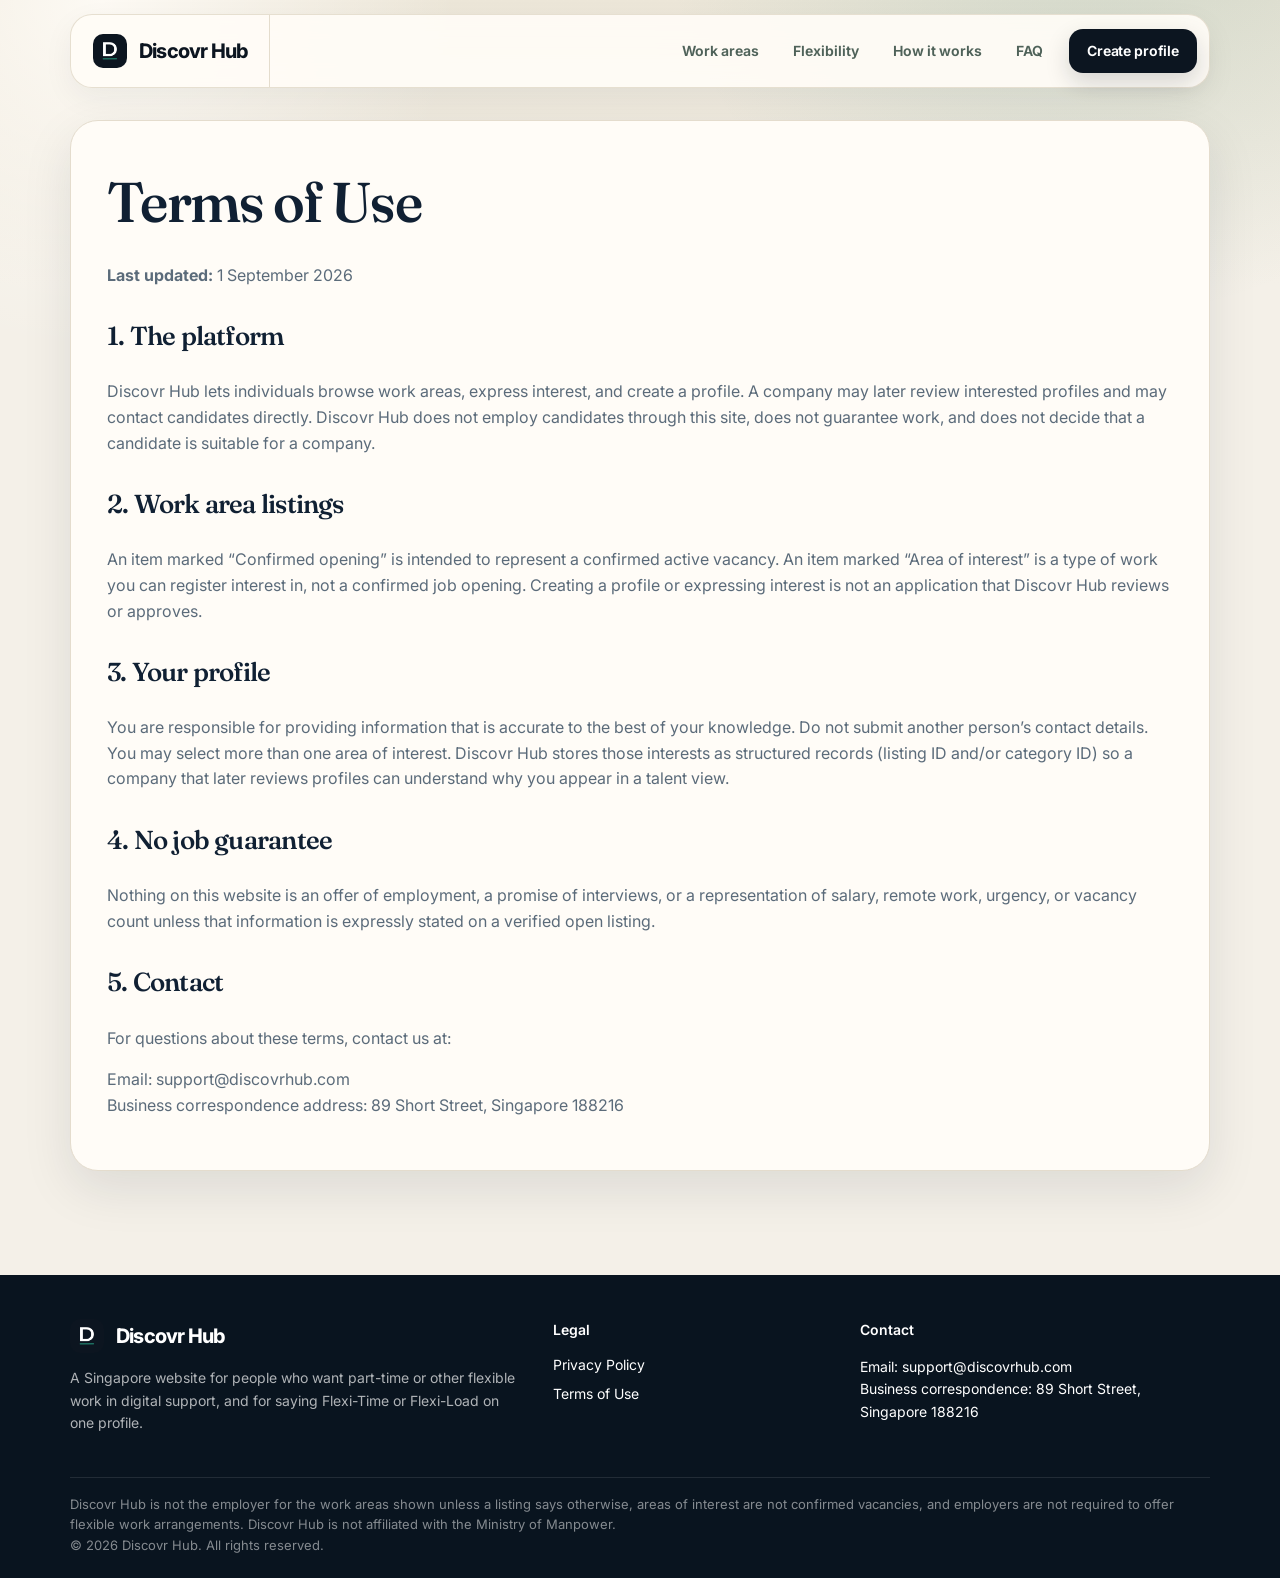
<file: terms-of-use/index.html>
<!doctype html>
<html lang="en-SG">
<head>
  <meta charset="utf-8">
  <meta name="viewport" content="width=device-width, initial-scale=1">
  <title>Terms of Use | Discovr Hub</title>
<!-- Google Tag Manager -->
<script>(function(w,d,s,l,i){w[l]=w[l]||[];w[l].push({'gtm.start':
new Date().getTime(),event:'gtm.js'});var f=d.getElementsByTagName(s)[0],
j=d.createElement(s),dl=l!='dataLayer'?'&l='+l:'';j.async=true;j.src=
'https://www.googletagmanager.com/gtm.js?id='+i+dl;f.parentNode.insertBefore(j,f);
})(window,document,'script','dataLayer','GTM-5BSWP7GC');</script>
<!-- End Google Tag Manager -->
  <meta name="robots" content="noindex">
  <link rel="icon" href="/favicon.png" type="image/svg+xml">
  <link rel="preconnect" href="https://fonts.googleapis.com">
  <link rel="preconnect" href="https://fonts.gstatic.com" crossorigin>
  <link href="https://fonts.googleapis.com/css2?family=Fraunces:ital,opsz,wght@0,9..144,500;0,9..144,560;1,9..144,500&family=Inter:wght@400;500;600;700;800&display=swap" rel="stylesheet">
  <link rel="stylesheet" href="/styles.css">
</head>
<body>
<!-- Google Tag Manager (noscript) -->
<noscript><iframe src="https://www.googletagmanager.com/ns.html?id=GTM-5BSWP7GC"
height="0" width="0" style="display:none;visibility:hidden"></iframe></noscript>
<!-- End Google Tag Manager (noscript) -->
  <div data-site-header></div>

  <main class="legal-hero">
    <div class="container">
      <article class="legal-card reveal show">
        <h1>Terms of Use</h1>
        <p><strong>Last updated:</strong> 1 September 2026</p>
        <!--
          BUILD NOTE (not shown to visitors)
          NOT APPROVED LEGAL TEXT. Development draft describing the intended product
          model. Must be reviewed by counsel before launch.
          See README.md "Before production".
        -->

        <h2>1. The platform</h2>
        <p>Discovr Hub lets individuals browse work areas, express interest, and create a profile. A company may later review interested profiles and may contact candidates directly. Discovr Hub does not employ candidates through this site, does not guarantee work, and does not decide that a candidate is suitable for a company.</p>

        <h2>2. Work area listings</h2>
        <p>An item marked “Confirmed opening” is intended to represent a confirmed active vacancy. An item marked “Area of interest” is a type of work you can register interest in, not a confirmed job opening. Creating a profile or expressing interest is not an application that Discovr Hub reviews or approves.</p>
        <!--
          BUILD NOTE (not shown to visitors)
          The catalogue is currently placeholder opportunity-area data and must not be
          treated as a live job board until replaced with verified records.
        -->

        <h2>3. Your profile</h2>
        <p>You are responsible for providing information that is accurate to the best of your knowledge. Do not submit another person’s contact details. You may select more than one area of interest. Discovr Hub stores those interests as structured records (listing ID and/or category ID) so a company that later reviews profiles can understand why you appear in a talent view.</p>

        <h2>4. No job guarantee</h2>
        <p>Nothing on this website is an offer of employment, a promise of interviews, or a representation of salary, remote work, urgency, or vacancy count unless that information is expressly stated on a verified open listing.</p>

        <h2>5. Contact</h2>
        <p>For questions about these terms, contact us at:</p>
        <p>
          Email: <a href="mailto:support@discovrhub.com">support@discovrhub.com</a><br>
          Business correspondence address: 89 Short Street, Singapore 188216
        </p>
        <!--
          BUILD NOTE (not shown to visitors)
          Add registered legal entity name before launch. Legal sign-off still required.
        -->
      </article>
    </div>
  </main>

  <div data-site-footer></div>
  <script src="/js/site-chrome.js"></script>
</body>
</html>
</file>
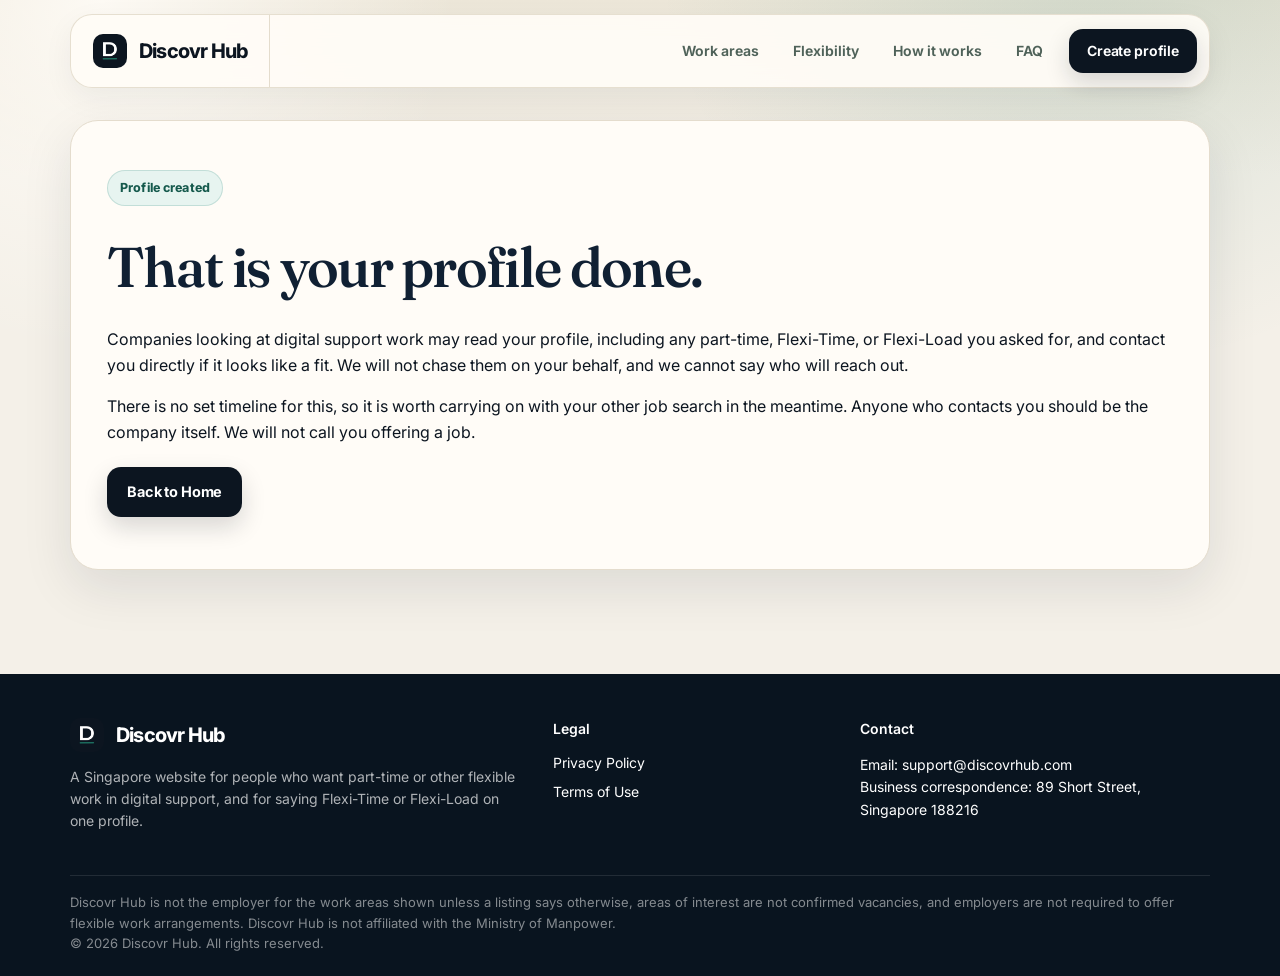
<file: thank-you/index.html>
<!doctype html>
<html lang="en-SG">
<head>
  <meta charset="utf-8">
  <meta name="viewport" content="width=device-width, initial-scale=1">
  <title>Profile received | Discovr Hub</title>
<!-- Google Tag Manager -->
<script>(function(w,d,s,l,i){w[l]=w[l]||[];w[l].push({'gtm.start':
new Date().getTime(),event:'gtm.js'});var f=d.getElementsByTagName(s)[0],
j=d.createElement(s),dl=l!='dataLayer'?'&l='+l:'';j.async=true;j.src=
'https://www.googletagmanager.com/gtm.js?id='+i+dl;f.parentNode.insertBefore(j,f);
})(window,document,'script','dataLayer','GTM-5BSWP7GC');</script>
<!-- End Google Tag Manager -->
  <meta name="description" content="Your Discovr Hub profile has been received. Companies looking at the areas you picked may review your interests and contact you directly.">
  <link rel="icon" href="/favicon.png" type="image/svg+xml">
  <link rel="preconnect" href="https://fonts.googleapis.com">
  <link rel="preconnect" href="https://fonts.gstatic.com" crossorigin>
  <link href="https://fonts.googleapis.com/css2?family=Fraunces:ital,opsz,wght@0,9..144,500;0,9..144,560;1,9..144,500&family=Inter:wght@400;500;600;700;800&display=swap" rel="stylesheet">
  <link rel="stylesheet" href="/styles.css">
</head>
<body>
<!-- Google Tag Manager (noscript) -->
<noscript><iframe src="https://www.googletagmanager.com/ns.html?id=GTM-5BSWP7GC"
height="0" width="0" style="display:none;visibility:hidden"></iframe></noscript>
<!-- End Google Tag Manager (noscript) -->
  <div data-site-header></div>

  <main class="thankyou">
    <div class="container">
      <article class="thankyou-card reveal show">
        <p class="eyebrow">Profile created</p>
        <h1>That is your profile done.</h1>
        <p>Companies looking at digital support work may read your profile, including any part-time, Flexi-Time, or Flexi-Load you asked for, and contact you directly if it looks like a fit. We will not chase them on your behalf, and we cannot say who will reach out.</p>
        <p>There is no set timeline for this, so it is worth carrying on with your other job search in the meantime. Anyone who contacts you should be the company itself. We will not call you offering a job.</p>

        <div id="received-interests">
          <h2 style="font-size:22px;margin:22px 0 8px">You told us you are interested in</h2>
          <div class="thankyou-interests" id="interest-chips"></div>
        </div>

        <div class="company-view" id="company-view">
          <h2>How this may appear to a participating company</h2>
          <p id="view-name"></p>
          <p id="view-roles"></p>
          <p id="view-areas"></p>
          <p id="view-flex"></p>
          <p id="view-skills"></p>
          <p>Contact: Email · WhatsApp / Mobile</p>
        </div>

        <!--
          BUILD NOTE (not shown to visitors)
          This summary reads from sessionStorage only. A production backend must persist
          the profile, including listing IDs and category IDs, before companies can
          review real candidates. See README.md "Before production".
        -->
        <p style="margin-top:22px"><a class="btn" href="/">Back to Home</a></p>
      </article>
    </div>
  </main>

  <div data-site-footer></div>
  <script src="/js/site-chrome.js"></script>
  <script>
    (function () {
      let payload = null;
      try { payload = JSON.parse(sessionStorage.getItem("discovrhub.profile") || "null"); } catch (e) { payload = null; }

      const chips = document.getElementById("interest-chips");
      const view = document.getElementById("company-view");
      if (!payload) {
        document.getElementById("received-interests").hidden = true;
        view.hidden = true;
        return;
      }

      const titles = (payload.interests && payload.interests.listings || []).map((item) => item.title);
      const areas = (payload.interests && payload.interests.categories || []).map((item) => item.name);
      const unique = Array.from(new Set(titles.concat(areas)));
      unique.forEach((label) => {
        const span = document.createElement("span");
        span.textContent = label;
        chips.append(span);
      });

      document.getElementById("view-name").textContent = "Candidate: " + (payload.candidate && payload.candidate.fullName || "");
      document.getElementById("view-roles").textContent = "Interested position: " + (titles.join(", ") || "Not specified");
      document.getElementById("view-areas").textContent = "Relevant interests: " + (areas.join(", ") || "Not specified");
      const flex = (payload.flexibilityNeeds && payload.flexibilityNeeds.types || []).map((item) => item.name);
      const flexEl = document.getElementById("view-flex");
      if (flex.length) {
        flexEl.textContent = "Flexibility needed: " + flex.join(", ");
      } else {
        flexEl.hidden = true;
      }
      document.getElementById("view-skills").textContent = "Skills: " + ((payload.candidate && payload.candidate.skills || []).join(", ") || "Not specified");
    })();
  </script>
</body>
</html>
</file>
<file: styles.css>
:root {
  --ink: #0c1520;
  --ink-soft: #1c2b3a;
  --muted: #5b6b7a;
  --faint: #8a97a4;
  --bg: #f4f0e8;
  --bg-2: #efe9dd;
  --paper: #fffcf7;
  --paper-2: #f7f3eb;
  --line: #e4dccd;
  --line-strong: #d4c8b4;
  --accent: #1f7a68;
  --accent-dark: #165a4d;
  --accent-soft: #e7f4f0;
  --nav-link: #4f6259;
  --navy: #102033;
  --warn: #8a5a12;
  --warn-bg: #f8efd8;
  --danger: #9b2c2c;
  --shadow: 0 18px 50px rgba(16, 32, 51, 0.1);
  --shadow-lg: 0 28px 70px rgba(16, 32, 51, 0.16);
  --radius: 22px;
  --radius-sm: 14px;
  --header-h: 86px;
  --section-y: 64px;
  --serif: "Fraunces", "Iowan Old Style", "Palatino Linotype", Palatino, serif;
  --sans: "Inter", ui-sans-serif, system-ui, -apple-system, "Segoe UI", sans-serif;
}

*,
*::before,
*::after { box-sizing: border-box; }

html {
  scroll-behavior: smooth;
  scroll-padding-top: 110px;
}

body {
  margin: 0;
  font-family: var(--sans);
  color: var(--ink);
  background:
    radial-gradient(circle at 86% -8%, rgba(31, 122, 104, 0.14), transparent 28rem),
    radial-gradient(circle at 8% 0%, rgba(255, 252, 247, 0.9), transparent 22rem),
    linear-gradient(180deg, #ece6d8 0%, var(--bg) 18%, var(--bg) 100%);
  line-height: 1.6;
  min-height: 100%;
}

img { max-width: 100%; display: block; }
a { color: inherit; text-decoration: none; }
button, input, select, textarea { font: inherit; color: inherit; }
h1, h2, h3, h4 { font-family: var(--serif); font-weight: 560; letter-spacing: -0.03em; color: var(--navy); }

.skip-link {
  position: absolute;
  left: -9999px;
  top: 12px;
  background: var(--ink);
  color: #fff;
  padding: 8px 12px;
  border-radius: 8px;
  z-index: 200;
}
.skip-link:focus {
  left: 12px;
}

.container {
  width: min(1140px, calc(100% - 40px));
  margin: 0 auto;
}

.site-header {
  position: sticky;
  top: 14px;
  z-index: 80;
  padding-bottom: 6px;
}

code {
  font-family: ui-monospace, SFMono-Regular, Menlo, Consolas, monospace;
  font-size: 0.92em;
}

.navbar {
  display: flex;
  align-items: center;
  min-height: 72px;
  background: rgba(255, 252, 247, 0.92);
  border: 1px solid rgba(228, 220, 205, 0.9);
  border-radius: 22px;
  box-shadow: 0 10px 30px rgba(16, 32, 51, 0.06);
  backdrop-filter: blur(14px);
}

.site-header.scrolled .navbar {
  box-shadow: 0 16px 40px rgba(16, 32, 51, 0.1);
}

.brand {
  display: flex;
  align-items: center;
  gap: 12px;
  padding: 0 22px;
  height: 72px;
  font-weight: 750;
  letter-spacing: -0.04em;
  font-size: 20px;
  border-right: 1px solid var(--line);
}

.logo-mark {
  width: 34px;
  height: 34px;
  border-radius: 10px;
  overflow: hidden;
  display: grid;
  place-items: center;
  flex: 0 0 auto;
}

.logo-mark img {
  display: block;
  width: 34px;
  height: 34px;
  object-fit: cover;
}

.nav-links {
  display: flex;
  align-items: center;
  margin-left: auto;
  padding-right: 12px;
  gap: 2px;
}

.nav-links a {
  display: flex;
  align-items: center;
  height: 72px;
  padding: 0 16px;
  font-size: 14px;
  font-weight: 650;
  color: var(--nav-link);
  white-space: nowrap;
  position: relative;
  transition: color 0.18s ease;
}

/* Teal underline on hover ties the nav to the brand accent and matches the
   footer link treatment. Scoped away from the CTA, which is a .btn. */
.nav-links a:not(.btn)::after {
  content: "";
  position: absolute;
  left: 16px;
  right: 16px;
  bottom: 22px;
  height: 2px;
  border-radius: 2px;
  background: var(--accent);
  opacity: 0;
  transform: scaleX(0.6);
  transition: opacity 0.18s ease, transform 0.18s ease;
}

.nav-links a:not(.btn):hover,
.nav-links a:not(.btn):focus-visible { color: var(--accent-dark); }

.nav-links a:not(.btn):hover::after,
.nav-links a:not(.btn):focus-visible::after {
  opacity: 1;
  transform: none;
}

/* `.nav-links a` is more specific than `.btn`, so the CTA needs its colour
   restored explicitly or it inherits the muted link colour and fails contrast. */
.nav-links a.btn {
  height: 44px;
  margin-left: 8px;
  padding: 0 18px;
  color: #fff;
}

.menu-toggle {
  display: none;
  margin-right: 12px;
  border: 0;
  background: var(--ink);
  color: #fff;
  border-radius: 12px;
  width: 46px;
  height: 46px;
  font-size: 20px;
  cursor: pointer;
}

.btn {
  display: inline-flex;
  align-items: center;
  justify-content: center;
  gap: 8px;
  border: 0;
  border-radius: 14px;
  padding: 13px 20px;
  font-weight: 700;
  font-size: 14.5px;
  letter-spacing: -0.01em;
  cursor: pointer;
  background: var(--ink);
  color: #fff;
  box-shadow: 0 10px 24px rgba(12, 21, 32, 0.16);
  transition: transform 0.18s ease, box-shadow 0.18s ease, background 0.18s ease;
}

.btn:hover { transform: translateY(-1px); box-shadow: 0 14px 28px rgba(12, 21, 32, 0.2); }
.btn:focus-visible { outline: 3px solid rgba(31, 122, 104, 0.45); outline-offset: 2px; }

.btn.secondary {
  background: var(--paper);
  color: var(--ink);
  border: 1px solid var(--line-strong);
  box-shadow: none;
}

.btn.ghost {
  background: transparent;
  color: var(--ink);
  box-shadow: none;
  border: 1px solid var(--line);
}

.btn.accent {
  background: var(--accent);
  box-shadow: 0 10px 24px rgba(31, 122, 104, 0.22);
}

.btn:disabled {
  opacity: 0.55;
  cursor: not-allowed;
  transform: none;
}

.eyebrow {
  display: inline-flex;
  align-items: center;
  gap: 8px;
  background: var(--accent-soft);
  color: var(--accent-dark);
  border: 1px solid rgba(31, 122, 104, 0.18);
  border-radius: 999px;
  padding: 7px 12px;
  font-size: 12.5px;
  font-weight: 750;
  letter-spacing: 0.01em;
  margin-bottom: 16px;
}

/* Hero */
.hero {
  padding: 56px 0 var(--section-y);
  position: relative;
}

.hero-grid {
  display: grid;
  grid-template-columns: 1.02fr 0.98fr;
  gap: 40px;
  align-items: center;
}

.hero-photo {
  margin: 0;
  border-radius: 28px;
  overflow: hidden;
  height: 520px;
  box-shadow: var(--shadow-lg);
}

.hero-photo img {
  width: 100%;
  height: 100%;
  object-fit: cover;
  object-position: 70% 22%;
}

.hero h1 {
  font-size: clamp(40px, 6.2vw, 72px);
  line-height: 0.98;
  margin: 0 0 20px;
  font-weight: 560;
}

.hero h1 em {
  font-style: italic;
  font-weight: 500;
  color: var(--accent-dark);
}

.hero .lead {
  font-size: 18px;
  color: #4d5d6c;
  max-width: 540px;
  margin: 0 0 26px;
}

.hero-actions {
  display: flex;
  flex-wrap: wrap;
  gap: 12px;
  margin-bottom: 22px;
}


/* Trust */
.trust {
  padding: var(--section-y) 0;
}

.trust-grid {
  display: grid;
  grid-template-columns: 0.92fr 1.08fr;
  gap: 28px;
  align-items: stretch;
  background: var(--paper);
  border: 1px solid var(--line);
  border-radius: 28px;
  padding: 16px;
  box-shadow: 0 12px 34px rgba(16, 32, 51, 0.05);
}

.trust-photo {
  margin: 0;
  border-radius: 20px;
  overflow: hidden;
  min-height: 100%;
}

.trust-photo img {
  width: 100%;
  height: 100%;
  object-fit: cover;
  min-height: 460px;
}

.trust-grid > div { padding: 12px 16px 12px 4px; }

.trust h2 {
  font-size: clamp(28px, 3.4vw, 40px);
  line-height: 1.12;
  margin: 0 0 12px;
}

.trust p { margin: 0 0 10px; color: var(--muted); }

.trust-points {
  display: grid;
  gap: 12px;
}

.trust-point {
  background: var(--paper-2);
  border: 1px solid var(--line);
  border-radius: 16px;
  padding: 14px 16px;
}

.trust-point strong { display: block; margin-bottom: 4px; font-size: 14.5px; }
.trust-point p { margin: 0; font-size: 14px; }

/* Opportunities */
.section { padding: var(--section-y) 0; }

.section-head {
  display: grid;
  grid-template-columns: 1.2fr 0.8fr;
  gap: 24px;
  align-items: center;
  margin-bottom: 26px;
}

.section-head h2 {
  font-size: clamp(32px, 4.2vw, 52px);
  line-height: 1.05;
  margin: 8px 0 0;
}

.section-head p { margin: 0; color: var(--muted); }

.section-head a {
  color: var(--accent-dark);
  text-decoration: underline;
}

.dev-banner {
  display: flex;
  gap: 12px;
  align-items: flex-start;
  background: var(--warn-bg);
  border: 1px solid #ead7a8;
  color: #5c4310;
  border-radius: 16px;
  padding: 12px 14px;
  font-size: 13.5px;
  margin-bottom: 20px;
}

.dev-banner strong {
  display: inline-block;
  font-size: 11px;
  letter-spacing: 0.06em;
  text-transform: uppercase;
  background: #5c4310;
  color: #fff;
  border-radius: 999px;
  padding: 3px 8px;
  margin-right: 8px;
}

.category-bar {
  display: flex;
  flex-wrap: wrap;
  gap: 8px;
  margin-bottom: 22px;
}

.cat-chip {
  border: 1px solid var(--line-strong);
  background: var(--paper);
  color: var(--ink-soft);
  border-radius: 999px;
  padding: 8px 14px;
  font-size: 13.5px;
  font-weight: 650;
  cursor: pointer;
}

.cat-chip:hover,
.cat-chip:focus-visible { border-color: var(--accent); color: var(--accent-dark); }

.cat-chip[aria-pressed="true"] {
  background: var(--ink);
  border-color: var(--ink);
  color: #fff;
}

.listings {
  display: grid;
  grid-template-columns: repeat(3, 1fr);
  gap: 12px;
}

.listings-shell {
  display: grid;
  gap: 18px;
}

.listing-more {
  display: flex;
  justify-content: center;
}

.listing-more-btn {
  min-width: 220px;
}

.listing-card {
  background: var(--paper);
  border: 1px solid var(--line);
  border-radius: 18px;
  padding: 0;
  display: flex;
  flex-direction: column;
  min-height: 100%;
  box-shadow: 0 8px 22px rgba(16, 32, 51, 0.04);
  text-align: left;
  cursor: pointer;
  overflow: hidden;
  transition: transform 0.18s ease, box-shadow 0.18s ease, border-color 0.18s ease;
}

/* Full-width artwork; fixed height on laptop, 16:9 on smaller screens. */
.listing-media {
  margin: 0;
  width: 100%;
  aspect-ratio: 16 / 9;
  overflow: hidden;
  background: transparent;
}

.listing-media img {
  display: block;
  width: 100%;
  height: 100%;
  object-fit: cover;
  object-position: center;
  transition: transform 0.35s ease;
}

.listing-card:hover .listing-media img {
  transform: scale(1.02);
}

.listing-body {
  padding: 12px 14px 14px;
  display: flex;
  flex-direction: column;
  flex: 1;
}

.listing-card:hover,
.listing-card:focus-visible {
  transform: translateY(-2px);
  border-color: #c9e4dc;
  box-shadow: 0 16px 36px rgba(16, 32, 51, 0.08);
}

.listing-card .badge-row {
  display: flex;
  flex-wrap: wrap;
  gap: 6px;
  align-items: center;
  margin-bottom: 8px;
}

.badge {
  display: inline-flex;
  align-items: center;
  border-radius: 999px;
  padding: 5px 10px;
  font-size: 11.5px;
  font-weight: 750;
  letter-spacing: 0.03em;
  text-transform: uppercase;
}


/* Category names are longer than a status label, so drop the uppercase
   tracking that suits short badges and let them read as words. */
.badge-cat {
  background: var(--accent-soft);
  color: var(--accent-dark);
  text-transform: none;
  letter-spacing: 0;
  font-size: 11px;
  font-weight: 700;
  padding: 4px 8px;
}

.badge-open {
  background: #102033;
  color: #fff;
}

.listing-card h3 {
  margin: 0 0 4px;
  font-size: clamp(16px, 1.15vw, 18px);
  line-height: 1.25;
}

.listing-cat {
  margin: 0 0 12px;
  color: var(--muted);
  font-size: 13.5px;
  font-weight: 650;
}

.listing-card p {
  margin: 0 0 10px;
  color: #536273;
  font-size: 13px;
  line-height: 1.45;
  flex: 1;
}

.listing-cta {
  display: inline-flex;
  align-items: center;
  gap: 6px;
  font-weight: 750;
  font-size: 13px;
  color: var(--accent-dark);
}

.empty-listings {
  grid-column: 1 / -1;
  text-align: center;
  padding: 28px;
  color: var(--muted);
  background: var(--paper);
  border: 1px dashed var(--line-strong);
  border-radius: 18px;
}

/* Drawer */
.drawer-backdrop {
  position: fixed;
  inset: 0;
  background: rgba(12, 21, 32, 0.42);
  z-index: 120;
  opacity: 0;
  pointer-events: none;
  transition: opacity 0.2s ease;
}

.drawer-backdrop.open {
  opacity: 1;
  pointer-events: auto;
}

.drawer {
  position: fixed;
  top: 0;
  right: 0;
  height: 100%;
  width: min(520px, 100%);
  background: var(--paper);
  z-index: 121;
  transform: translateX(100%);
  transition: transform 0.28s ease;
  box-shadow: -20px 0 50px rgba(12, 21, 32, 0.18);
  display: flex;
  flex-direction: column;
}

.drawer.open { transform: none; }

.drawer-head {
  display: flex;
  justify-content: space-between;
  align-items: flex-start;
  gap: 12px;
  padding: 22px 22px 12px;
  border-bottom: 1px solid var(--line);
}

.drawer-head h2 {
  margin: 8px 0 4px;
  font-size: 30px;
  line-height: 1.1;
}

.drawer-close {
  border: 1px solid var(--line);
  background: #fff;
  width: 40px;
  height: 40px;
  border-radius: 12px;
  cursor: pointer;
  font-size: 20px;
}

.drawer-body {
  padding: 20px 22px 28px;
  overflow: auto;
}

.drawer-body h3 {
  font-family: var(--sans);
  font-size: 13px;
  letter-spacing: 0.05em;
  text-transform: uppercase;
  margin: 20px 0 8px;
}

.drawer-body p { color: #4f5f6e; }

.drawer-body ul {
  margin: 0;
  padding-left: 18px;
  color: #4f5f6e;
}

.drawer-body li { margin: 6px 0; }

.kind-note {
  background: var(--paper-2);
  border: 1px solid var(--line);
  border-radius: 14px;
  padding: 12px 14px;
  font-size: 13.5px;
  color: #4f5f6e;
}

.drawer-actions {
  display: flex;
  flex-wrap: wrap;
  gap: 10px;
  margin-top: 22px;
}

body.drawer-open { overflow: hidden; }

.drawer-media {
  margin: 0 0 16px;
  border-radius: 16px;
  overflow: hidden;
  width: 100%;
  aspect-ratio: 16 / 9;
  background: var(--paper-2);
}

.drawer-media img {
  width: 100%;
  height: 100%;
  object-fit: cover;
}

/* Flexibility types */

.flex-grid {
  display: grid;
  grid-template-columns: repeat(3, 1fr);
  gap: 16px;
}

.flex-card {
  background: var(--paper);
  border: 1px solid var(--line);
  border-radius: 22px;
  overflow: hidden;
  display: flex;
  flex-direction: column;
  box-shadow: 0 10px 28px rgba(16, 32, 51, 0.04);
}

.flex-media {
  margin: 0;
  width: 100%;
  aspect-ratio: 16 / 9;
  overflow: hidden;
  background: var(--paper-2);
  border-bottom: 1px solid var(--line);
}

.flex-media img {
  width: 100%;
  height: 100%;
  object-fit: cover;
}

.flex-body {
  padding: 20px;
  display: flex;
  flex-direction: column;
  flex: 1;
}

.flex-plain {
  margin: 0 0 6px;
  font-size: 12px;
  font-weight: 750;
  letter-spacing: 0.06em;
  text-transform: uppercase;
  color: var(--accent-dark);
}

.flex-card h3 {
  margin: 0 0 10px;
  font-size: 26px;
}

.flex-body p {
  margin: 0 0 12px;
  color: #536273;
  font-size: 14.5px;
}

.flex-examples {
  margin: auto 0 0 !important;
  padding-top: 12px;
  border-top: 1px solid var(--line);
  font-size: 13.5px;
  color: var(--muted) !important;
}







/* Profile USP */
.usp-split {
  display: grid;
  grid-template-columns: 0.88fr 1.12fr;
  background: var(--navy);
  border-radius: 36px;
  overflow: hidden;
}

.usp-photo {
  margin: 0;
  min-height: 100%;
}

.usp-photo img {
  width: 100%;
  height: 100%;
  object-fit: cover;
  min-height: 520px;
}

.usp {
  background: var(--navy);
  color: #fff;
  border-radius: 0;
  padding: 42px 36px;
  overflow: hidden;
  position: relative;
}

.usp::before {
  content: "";
  position: absolute;
  width: 240px;
  height: 240px;
  right: -60px;
  bottom: -80px;
  background: rgba(31, 122, 104, 0.28);
  border-radius: 50%;
}

.usp .eyebrow {
  background: rgba(255, 255, 255, 0.08);
  color: #d7efe8;
  border-color: rgba(255, 255, 255, 0.12);
}

.usp h2 {
  color: #fff;
  font-size: clamp(34px, 5vw, 58px);
  line-height: 0.98;
  margin: 0 0 16px;
  max-width: 16ch;
}

.usp p {
  max-width: 640px;
  color: rgba(255, 255, 255, 0.74);
  margin: 0 0 22px;
}

.usp-grid {
  position: relative;
  display: grid;
  grid-template-columns: repeat(3, 1fr);
  gap: 12px;
}

.usp-item {
  background: rgba(255, 255, 255, 0.07);
  border: 1px solid rgba(255, 255, 255, 0.1);
  border-radius: 18px;
  padding: 16px;
}

.usp-item h3 { color: #fff; font-family: var(--sans); font-size: 15px; margin: 0 0 6px; font-weight: 700; letter-spacing: 0; }
.usp-item p { margin: 0; font-size: 14px; color: rgba(255, 255, 255, 0.68); }

/* AI */



.section-photo {
  margin: 0 0 28px;
  border-radius: 28px;
  overflow: hidden;
  height: 280px;
}

.section-photo img {
  width: 100%;
  height: 100%;
  object-fit: cover;
  object-position: 50% 28%;
}







/* Values */



/* How it works */
.steps {
  display: grid;
  grid-template-columns: repeat(4, 1fr);
  gap: 12px;
  counter-reset: step;
}

.step {
  background: var(--paper);
  border: 1px solid var(--line);
  border-radius: 20px;
  padding: 20px;
  min-height: 210px;
}

.step::before {
  counter-increment: step;
  content: counter(step);
  display: grid;
  place-items: center;
  width: 36px;
  height: 36px;
  border-radius: 10px;
  background: var(--ink);
  color: #fff;
  font-weight: 800;
  margin-bottom: 14px;
}

.step h3 { margin: 0 0 8px; font-size: 22px; }
.step p { margin: 0; color: var(--muted); font-size: 14.5px; }

/* Profile form */
.profile-shell {
  display: grid;
  grid-template-columns: 0.84fr 1.16fr;
  gap: 28px;
  background: linear-gradient(160deg, #fffdf8, #eaf4f0);
  border: 1px solid var(--line);
  border-radius: 32px;
  padding: 28px;
}

.profile-photo {
  margin: 0 0 20px;
  border-radius: 18px;
  overflow: hidden;
  height: 180px;
}

.profile-photo img {
  width: 100%;
  height: 100%;
  object-fit: cover;
}

.profile-copy h2 {
  font-size: clamp(32px, 4vw, 48px);
  line-height: 1.05;
  margin: 8px 0 12px;
}

.profile-copy p { color: var(--muted); }

.interest-summary {
  background: #fff;
  border: 1px solid var(--line);
  border-radius: 16px;
  padding: 14px;
  margin-top: 18px;
}

.interest-summary h3 {
  font-family: var(--sans);
  font-size: 12px;
  letter-spacing: 0.06em;
  text-transform: uppercase;
  margin: 0 0 8px;
}

.pinned-role {
  display: flex;
  justify-content: space-between;
  gap: 10px;
  align-items: center;
  background: var(--accent-soft);
  border-radius: 12px;
  padding: 10px 12px;
  margin-bottom: 8px;
}

.pinned-role button {
  border: 0;
  background: transparent;
  cursor: pointer;
  color: var(--accent-dark);
  font-weight: 700;
}

.form-card {
  background: #fff;
  border: 1px solid var(--line);
  border-radius: 24px;
  padding: 0;
  box-shadow: 0 16px 40px rgba(16, 32, 51, 0.06);
}

.field { margin-bottom: 16px; }

.field label {
  display: block;
  font-size: 13px;
  font-weight: 750;
  margin-bottom: 6px;
}

.req { color: var(--accent-dark); }

.hint {
  display: block;
  margin: 6px 0 0;
  font-size: 12.5px;
  color: var(--muted);
  line-height: 1.45;
}

.field input,
.field textarea,
.field select {
  width: 100%;
  border: 1px solid var(--line-strong);
  background: #fff;
  border-radius: 12px;
  padding: 12px 14px;
  outline: none;
}

.field textarea { min-height: 96px; resize: vertical; }

.field input:focus,
.field textarea:focus,
.field select:focus {
  border-color: var(--accent);
  box-shadow: 0 0 0 4px rgba(31, 122, 104, 0.12);
}

.field.error input,
.field.error textarea,
.field.error .phone-row {
  box-shadow: 0 0 0 3px rgba(155, 44, 44, 0.12);
}

.field-error {
  display: none;
  color: var(--danger);
  font-size: 12.5px;
  margin-top: 6px;
}

.field.error .field-error { display: block; }

.phone-row {
  display: grid;
  grid-template-columns: 148px 1fr;
  gap: 8px;
}

.country-select {
  position: relative;
}

.country-btn {
  width: 100%;
  display: flex;
  align-items: center;
  justify-content: space-between;
  gap: 6px;
  border: 1px solid var(--line-strong);
  background: var(--paper-2);
  border-radius: 12px;
  padding: 12px 10px;
  cursor: pointer;
  font-weight: 700;
}

.country-menu {
  display: none;
  position: absolute;
  z-index: 5;
  left: 0;
  right: auto;
  top: calc(100% + 6px);
  width: min(280px, 70vw);
  max-height: 240px;
  overflow: auto;
  background: #fff;
  border: 1px solid var(--line);
  border-radius: 12px;
  box-shadow: var(--shadow);
}

.country-menu.open { display: block; }

.country-menu button {
  width: 100%;
  text-align: left;
  border: 0;
  background: #fff;
  padding: 10px 12px;
  cursor: pointer;
}

.country-menu button:hover,
.country-menu button[aria-selected="true"] { background: var(--accent-soft); }

.skill-chips {
  display: flex;
  flex-wrap: wrap;
  gap: 8px;
}

.skill-chips label {
  display: inline-flex;
  align-items: center;
  gap: 6px;
  margin: 0;
  font-weight: 600;
  font-size: 13px;
  border: 1px solid var(--line);
  border-radius: 999px;
  padding: 7px 10px;
  cursor: pointer;
  background: var(--paper-2);
}

.skill-chips input { accent-color: var(--accent); }

.interest-fieldset {
  border: 1px solid var(--line);
  border-radius: 16px;
  padding: 14px;
  margin: 0 0 16px;
}

.interest-fieldset legend {
  font-size: 13px;
  font-weight: 750;
  padding: 0 6px;
}

.interest-list {
  display: grid;
  gap: 8px;
}

.interest-list label {
  display: flex;
  gap: 10px;
  align-items: flex-start;
  font-size: 14.5px;
  font-weight: 550;
}

.disclosure {
  background: var(--paper-2);
  border: 1px solid var(--line);
  border-radius: 16px;
  padding: 14px 16px;
  font-size: 14.5px;
  color: var(--ink-soft);
  margin: 8px 0 14px;
  line-height: 1.55;
}

.disclosure a {
  color: var(--accent-dark);
  text-decoration: underline;
  font-weight: 700;
}

.checks { display: grid; gap: 12px; margin: 0 0 16px; }

.check {
  display: flex;
  gap: 10px;
  align-items: flex-start;
  font-size: 14px;
  color: #334556;
}

.check input { margin-top: 3px; accent-color: var(--accent); width: 18px; height: 18px; flex: 0 0 auto; }

.check.optional { color: var(--muted); }

.submit-btn { width: 100%; }

.form-status[aria-live] {
  min-height: 0;
}

/* FAQ */
.faq-grid {
  display: grid;
  grid-template-columns: 0.8fr 1.2fr;
  gap: 28px;
}

.faq-grid > .reveal h2 {
  font-size: clamp(32px, 4.2vw, 52px);
  line-height: 1.05;
  margin: 8px 0 0;
}

.faq-grid > .reveal > p:not(.eyebrow) {
  margin: 14px 0 0;
  color: var(--muted);
}

.faq-card {
  background: var(--paper);
  border: 1px solid var(--line);
  border-radius: 16px;
  margin-bottom: 10px;
  overflow: hidden;
}

.faq-q {
  width: 100%;
  background: transparent;
  border: 0;
  text-align: left;
  display: flex;
  justify-content: space-between;
  gap: 16px;
  padding: 16px 18px;
  font-weight: 750;
  cursor: pointer;
}

.faq-a {
  display: none;
  padding: 0 18px 16px;
  color: var(--muted);
}

.faq-card.open .faq-a { display: block; }

/* Final CTA */
.final-cta {
  position: relative;
  overflow: hidden;
  text-align: center;
  background: var(--navy);
  border: 0;
  border-radius: 32px;
  padding: 0;
  min-height: 400px;
  display: grid;
  place-items: center;
}

.final-cta-photo {
  position: absolute;
  inset: 0;
  width: 100%;
  height: 100%;
  object-fit: cover;
  filter: saturate(0.85);
}

.final-cta::after {
  content: "";
  position: absolute;
  inset: 0;
  background: linear-gradient(180deg, rgba(12, 21, 32, 0.28), rgba(12, 21, 32, 0.62));
}

.final-cta-copy {
  position: relative;
  z-index: 1;
  padding: 56px 28px;
}

.final-cta h2 {
  font-size: clamp(32px, 4.5vw, 52px);
  margin: 0 0 12px;
  color: #fff;
}

.final-cta p {
  margin: 0 auto 22px;
  max-width: 560px;
  color: rgba(255, 255, 255, 0.82);
}

.final-cta .eyebrow {
  background: rgba(255, 255, 255, 0.12);
  color: #e8f3ef;
  border-color: rgba(255, 255, 255, 0.16);
}

/* Footer */
.site-footer {
  margin-top: 40px;
  background: #09141f;
  color: #fff;
  padding: 44px 0 22px;
}

.footer-grid {
  display: grid;
  grid-template-columns: 1.3fr 0.8fr 1fr;
  gap: 28px;
}

.site-footer .brand { border: 0; height: auto; padding: 0; color: #fff; }
.site-footer p,
.site-footer li { color: rgba(255, 255, 255, 0.68); font-size: 14px; }

.site-footer h3 {
  font-family: var(--sans);
  color: #fff;
  font-size: 14px;
  font-weight: 600;
  letter-spacing: 0;
  text-transform: none;
  margin: 0 0 12px;
}

.footer-links { display: grid; gap: 8px; justify-items: start; }

.footer-links a,
.site-footer a:not(.brand) {
  color: #fff;
  font-size: 14px;
  font-weight: 400;
  line-height: 1.5;
  text-decoration: none;
}

.footer-links a:hover,
.footer-links a:focus-visible,
.site-footer a:not(.brand):hover,
.site-footer a:not(.brand):focus-visible {
  color: #fff;
  text-decoration: underline;
  text-underline-offset: 3px;
}

/* Keep Legal / Contact column body copy white to match the headings and links */
.footer-grid > div:nth-child(2) p,
.footer-grid > div:nth-child(3) p {
  color: #fff;
}

.footer-bottom {
  border-top: 1px solid rgba(255, 255, 255, 0.1);
  margin-top: 28px;
  padding-top: 16px;
  color: rgba(255, 255, 255, 0.5);
  font-size: 13px;
}

/* Legal / thank you */
.legal-hero,
.thankyou { padding: 40px 0 64px; }

.legal-card,
.thankyou-card {
  background: var(--paper);
  border: 1px solid var(--line);
  border-radius: 28px;
  padding: 36px;
  box-shadow: var(--shadow);
}

.legal-card h1,
.thankyou-card h1 {
  font-size: clamp(34px, 5vw, 56px);
  margin: 0 0 12px;
}

.legal-card h2 { margin-top: 28px; font-size: 26px; }
.legal-card p,
.legal-card li { color: var(--muted); }

.thankyou-interests {
  display: flex;
  flex-wrap: wrap;
  gap: 8px;
  margin: 18px 0;
}

.thankyou-interests span {
  background: var(--accent-soft);
  color: var(--accent-dark);
  border-radius: 999px;
  padding: 6px 10px;
  font-weight: 700;
  font-size: 13.5px;
}

.company-view {
  background: var(--navy);
  color: #fff;
  border-radius: 20px;
  padding: 20px;
  margin: 20px 0;
}

.company-view h2 { color: #fff; font-size: 20px; margin: 0 0 12px; }
.company-view p { color: rgba(255, 255, 255, 0.72); margin: 0 0 8px; }

.reveal {
  opacity: 0;
  transform: translateY(16px);
  transition: 0.55s ease;
}

.reveal.show { opacity: 1; transform: none; }

@media (max-width: 980px) {
  .nav-links {
    display: none;
    position: absolute;
    top: 86px;
    left: 20px;
    right: 20px;
    background: var(--paper);
    border: 1px solid var(--line);
    border-radius: 18px;
    padding: 12px;
    box-shadow: var(--shadow);
    flex-direction: column;
    align-items: stretch;
    height: auto;
  }

  .nav-links.open { display: flex; }

  .nav-links a {
    height: 46px;
    justify-content: flex-start;
  }

  /* The underline is positioned for the 72px desktop bar, so drop it in the
     mobile drawer and rely on the colour change instead. */
  .nav-links a:not(.btn)::after { display: none; }

  .nav-links .btn {
    margin: 8px 0 4px;
    width: 100%;
  }

  .menu-toggle { display: grid; place-items: center; margin-left: auto; }

  .hero-grid,
  .trust-grid,
  .section-head,
  .faq-grid,
  .profile-shell,
  .usp-split,
  .footer-grid { grid-template-columns: 1fr; }

  .hero-photo { height: 420px; }
  .trust-photo img,
  .usp-photo img { min-height: 280px; }

  .listings,
  .usp-grid,
  .flex-grid,
  .steps { grid-template-columns: 1fr 1fr; }

  .hero { padding-top: 28px; }
}

@media (max-width: 640px) {
  :root { --section-y: 48px; }
  .container { width: min(100% - 24px, 1140px); }
  .hero-actions .btn,
  .final-cta .btn { width: 100%; }
  .listings,
  .usp-grid,
  .flex-grid,
  .steps,
  .footer-grid { grid-template-columns: 1fr; }

  .phone-row { grid-template-columns: 1fr; }
  .usp, .profile-shell, .legal-card, .thankyou-card { padding: 22px; border-radius: 24px; }
  .drawer { width: 100%; }
  h1, .hero h1 { font-size: 40px; }
}

@media (prefers-reduced-motion: reduce) {
  html { scroll-behavior: auto; }
  .reveal { opacity: 1; transform: none; transition: none; }
  .btn, .listing-card, .drawer, .drawer-backdrop { transition: none; }
}
</file>
